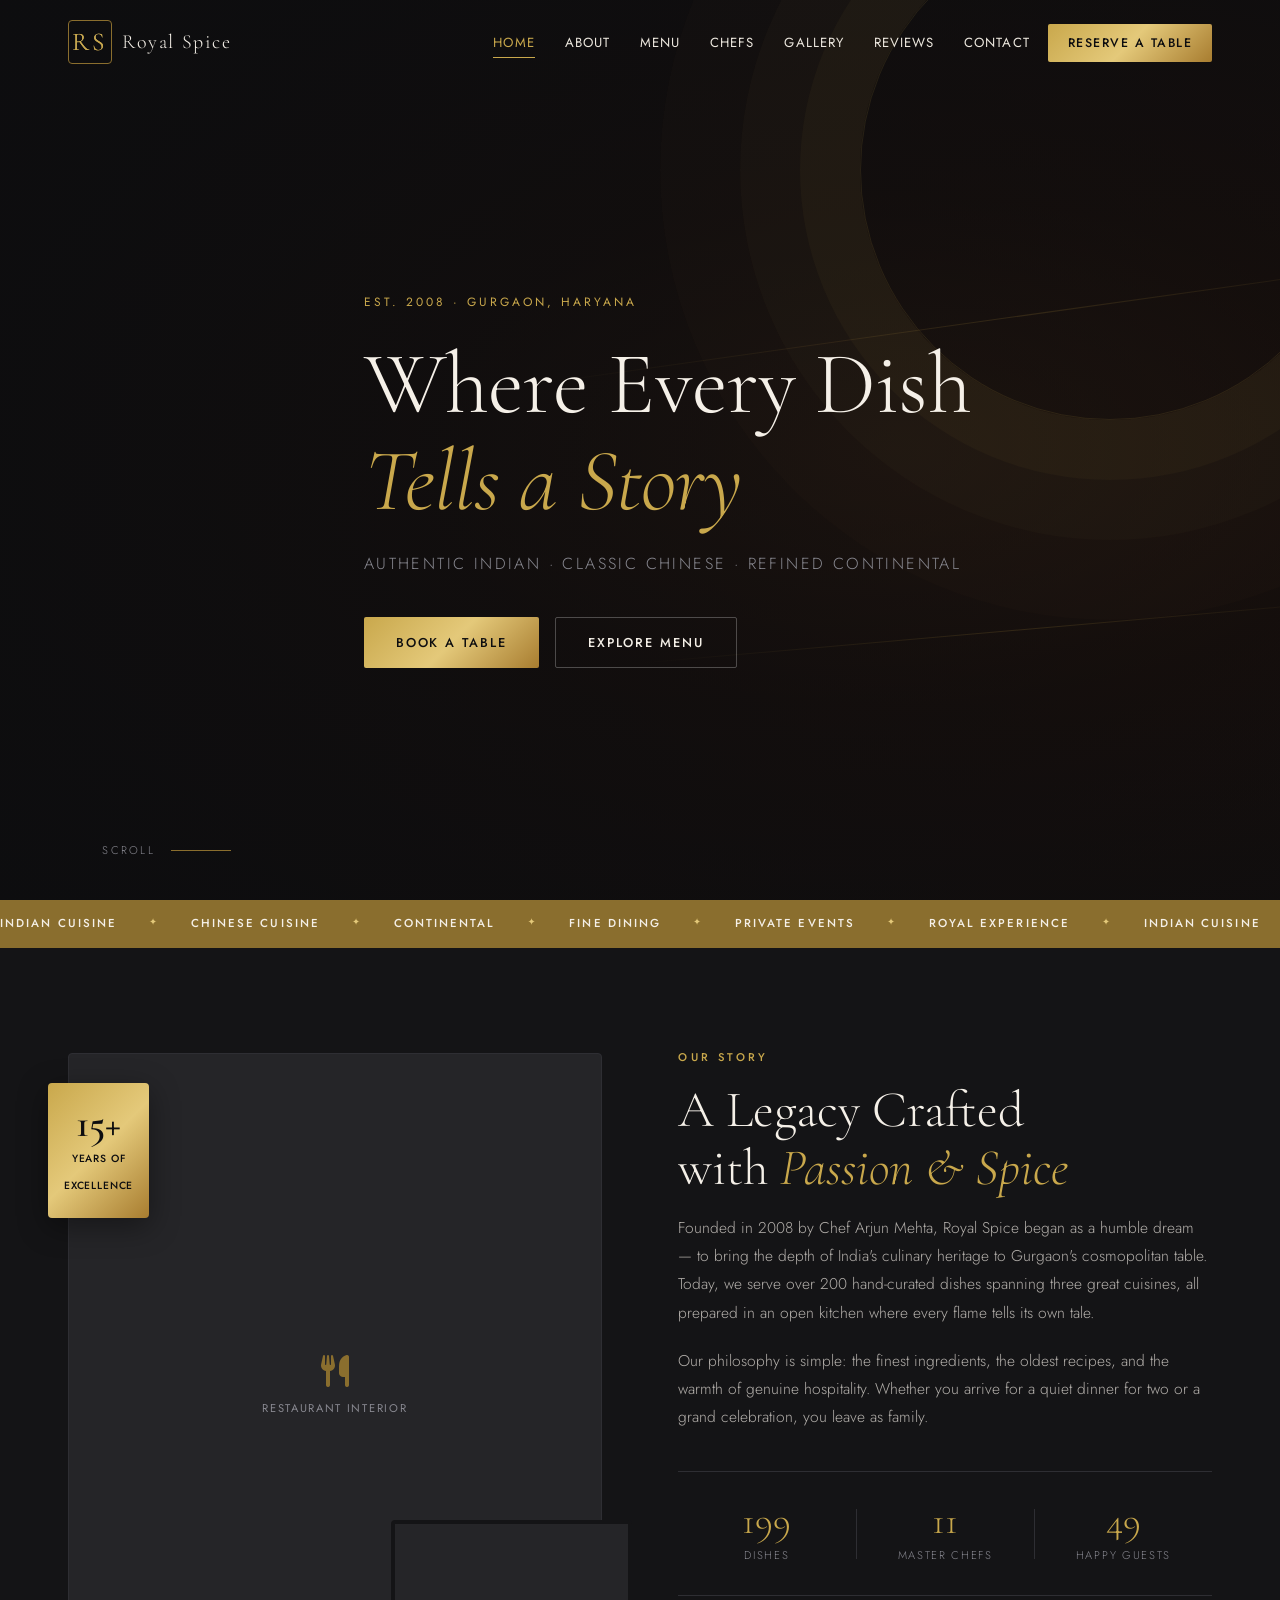
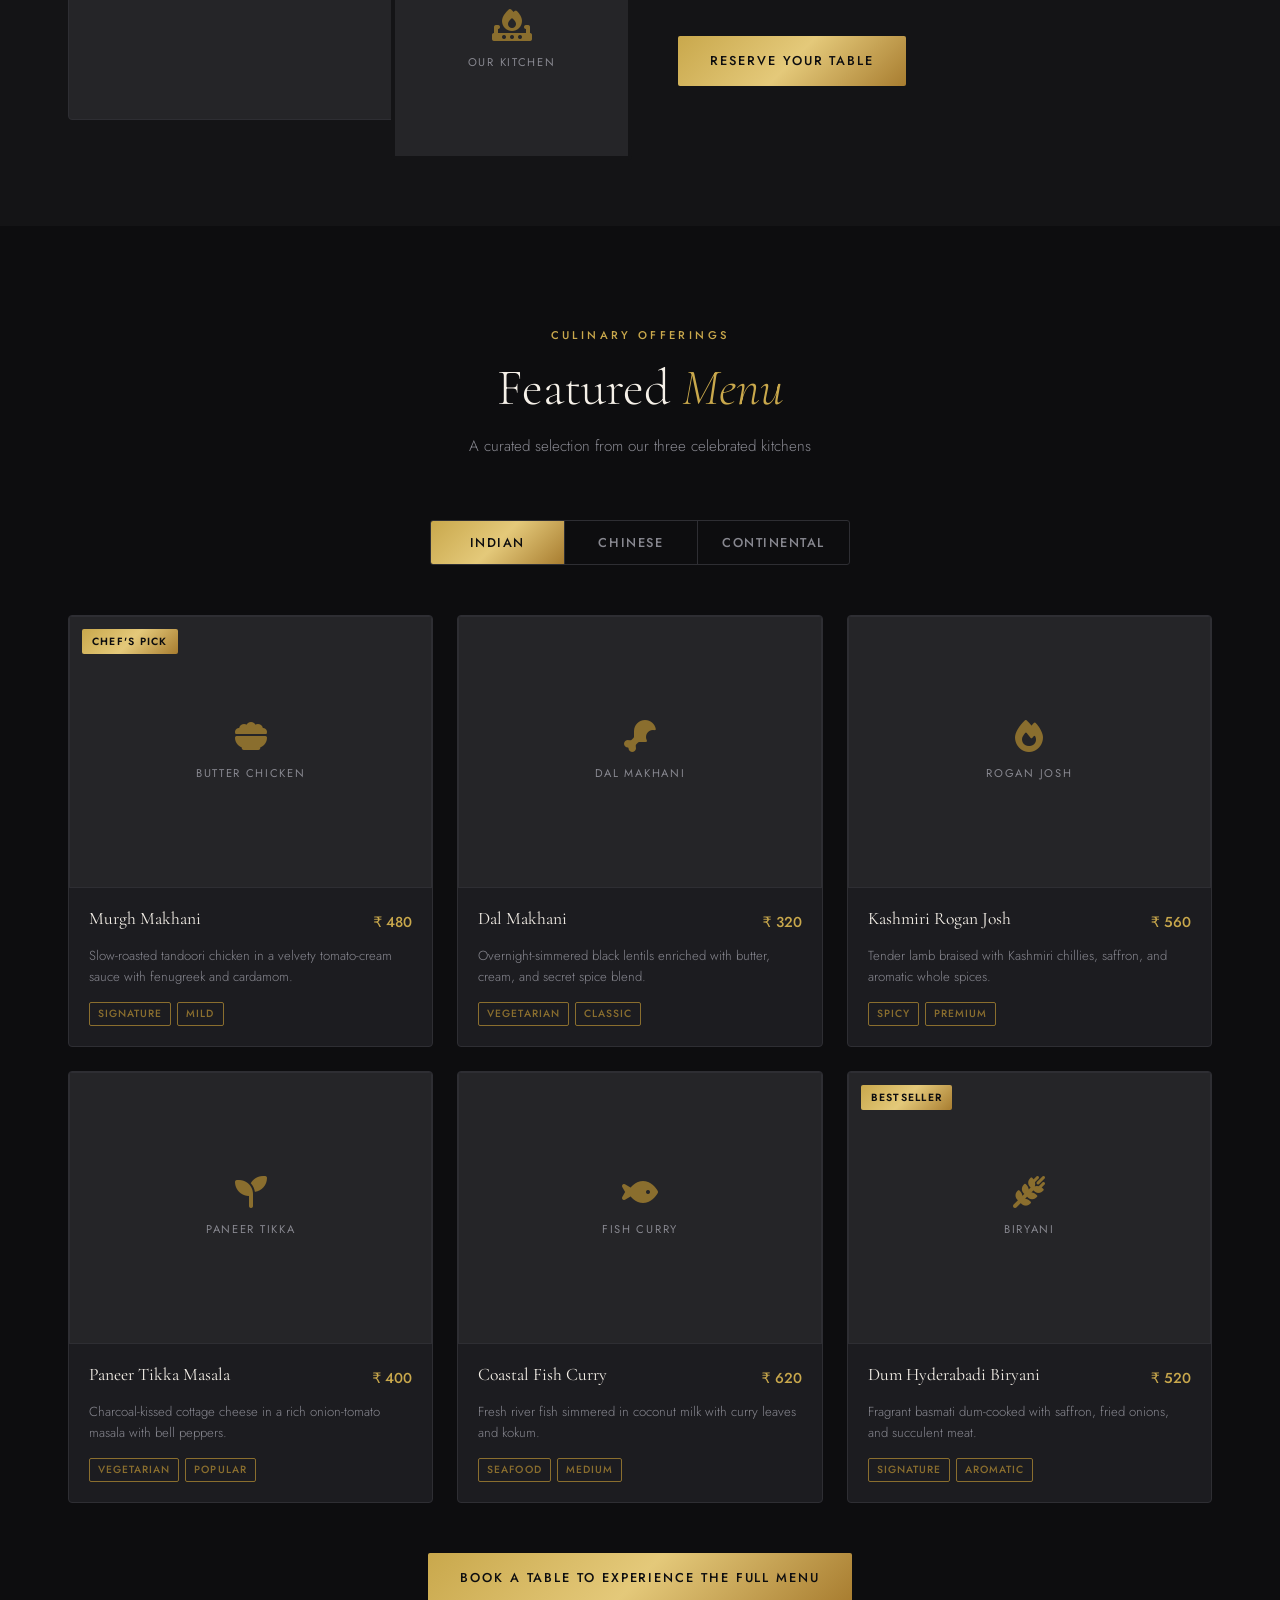
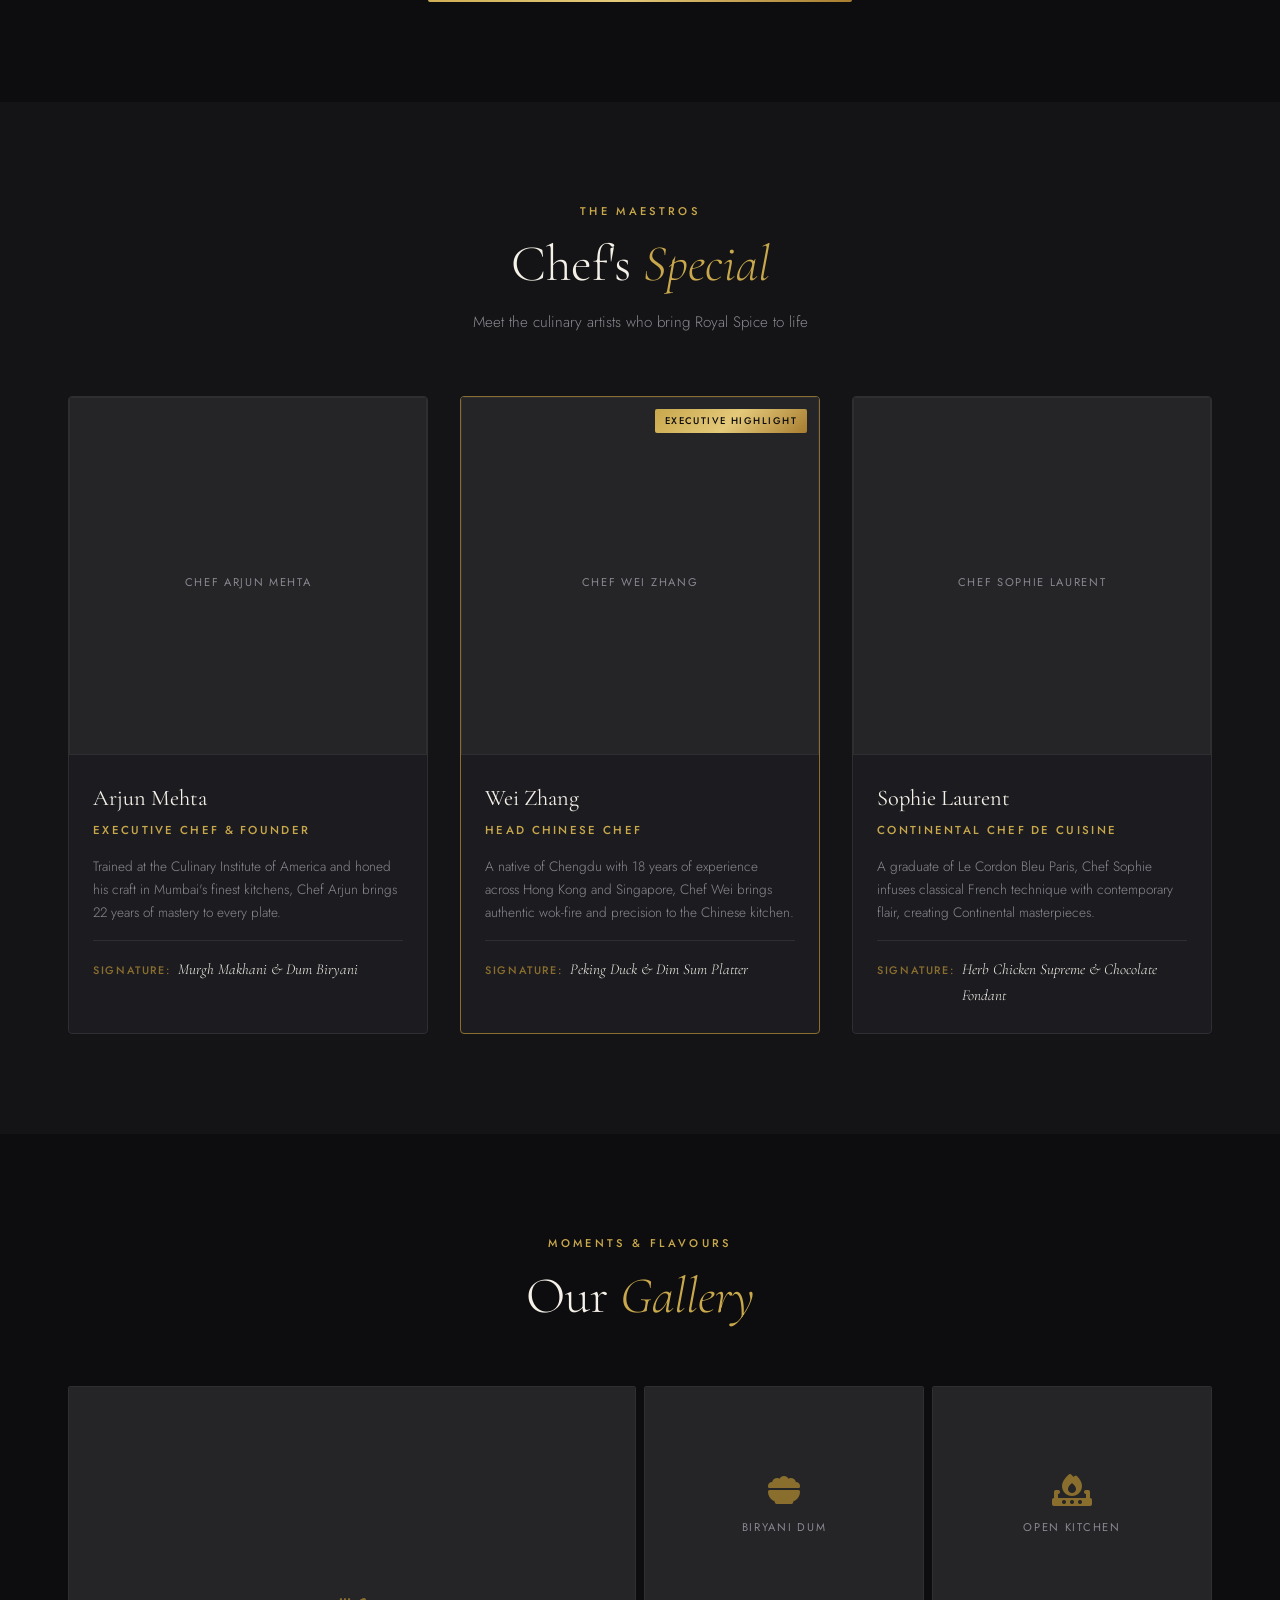
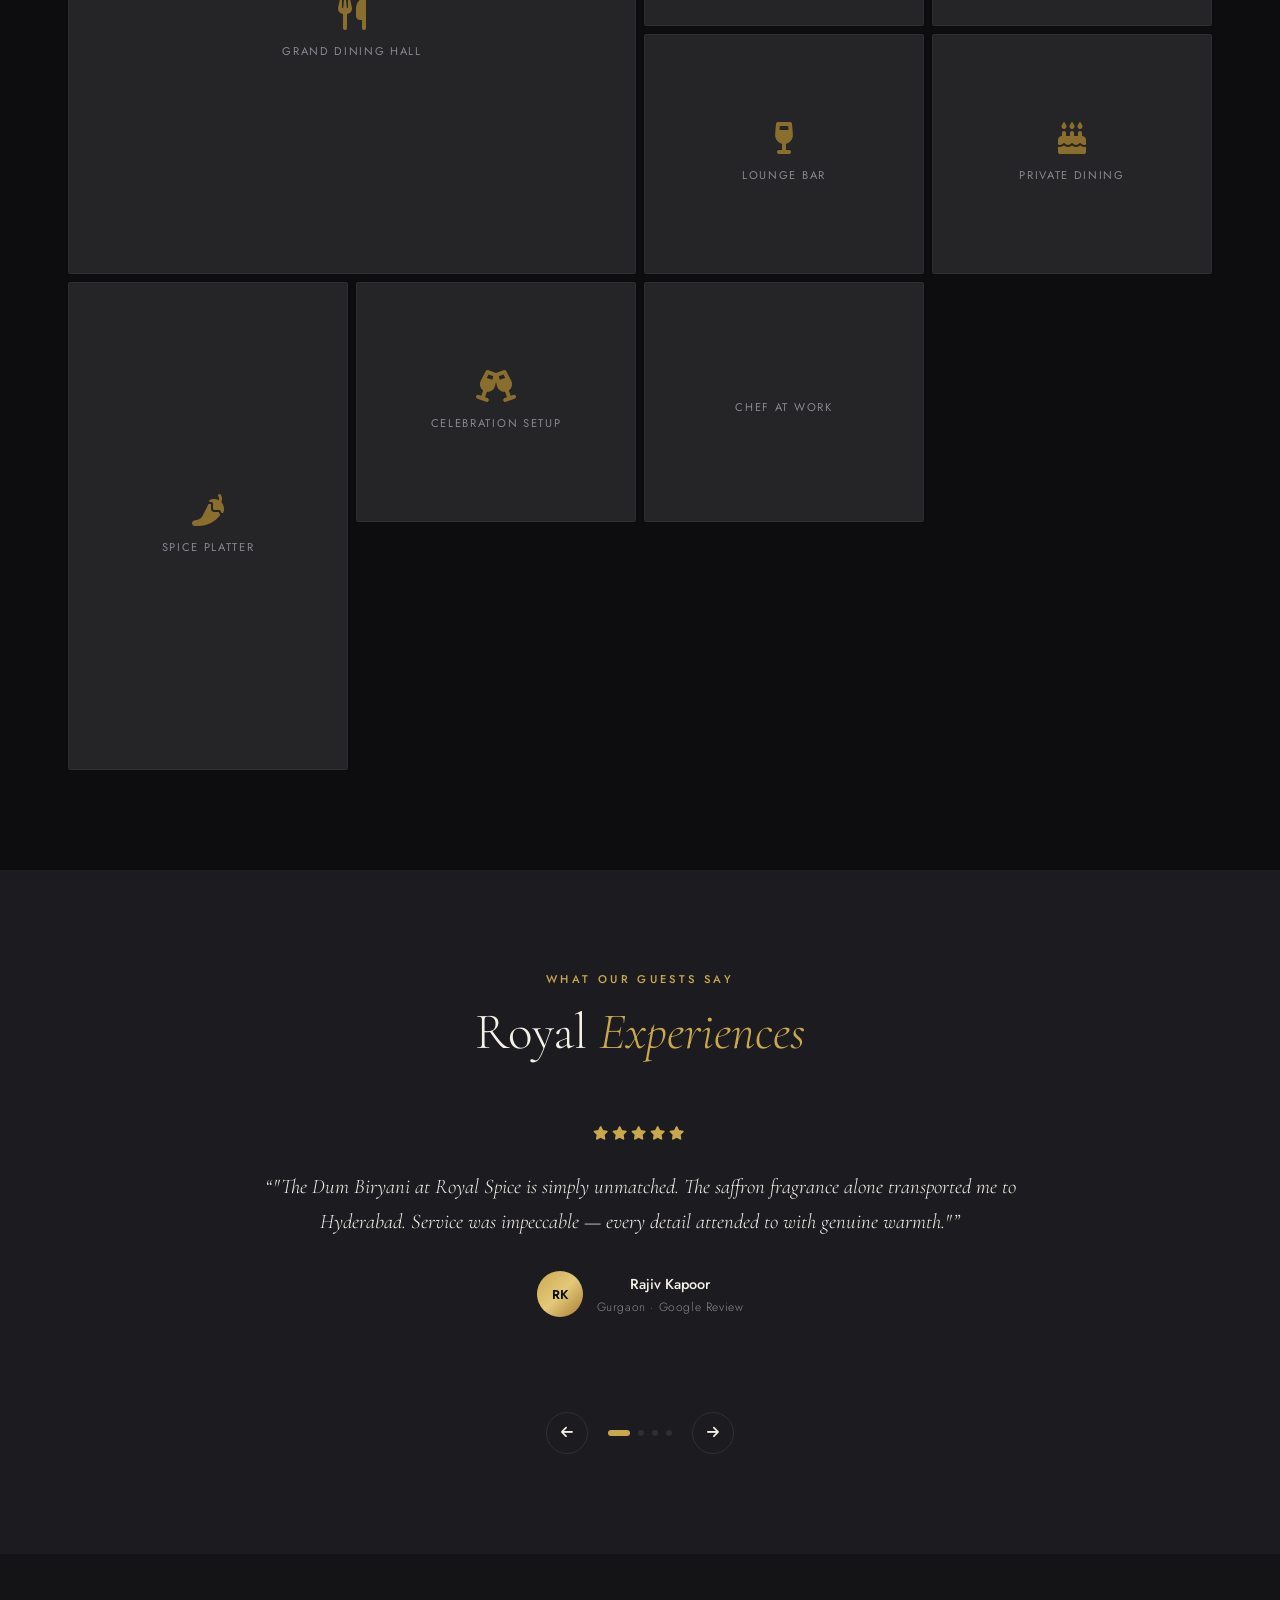
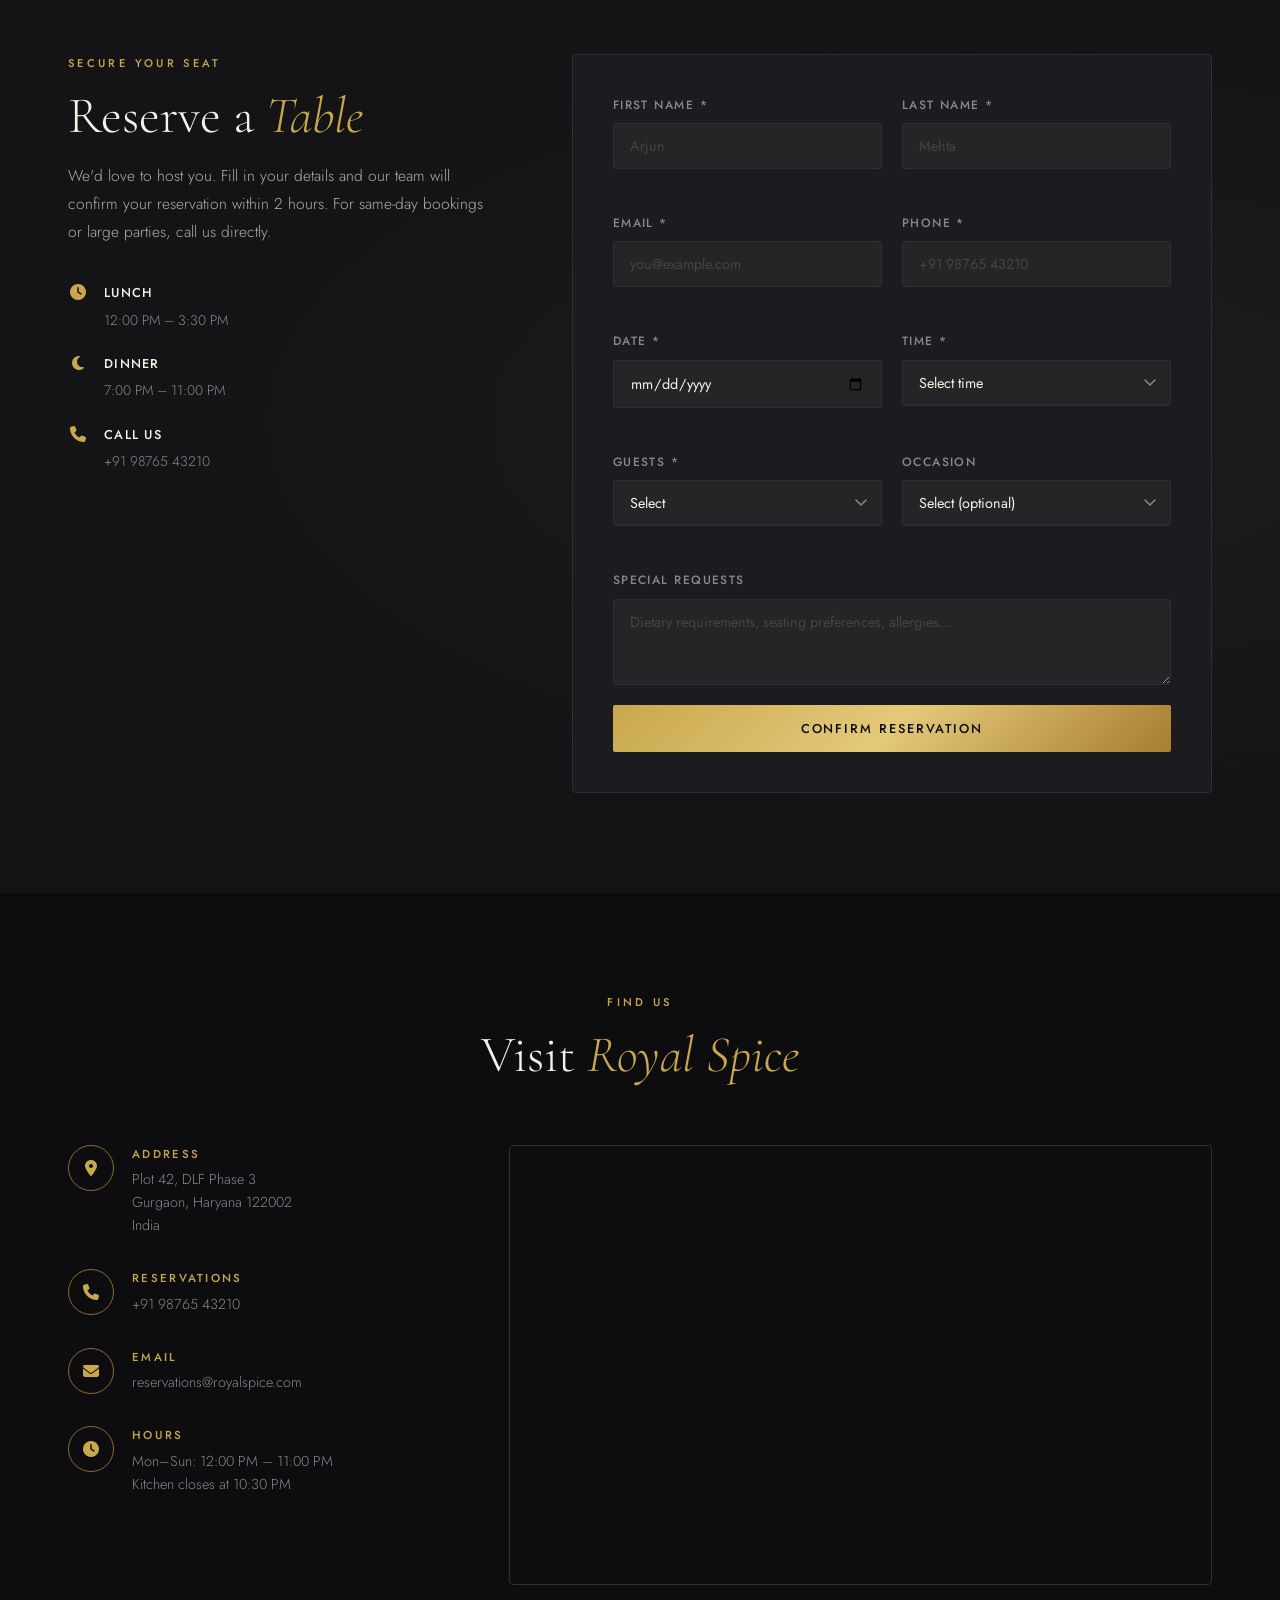
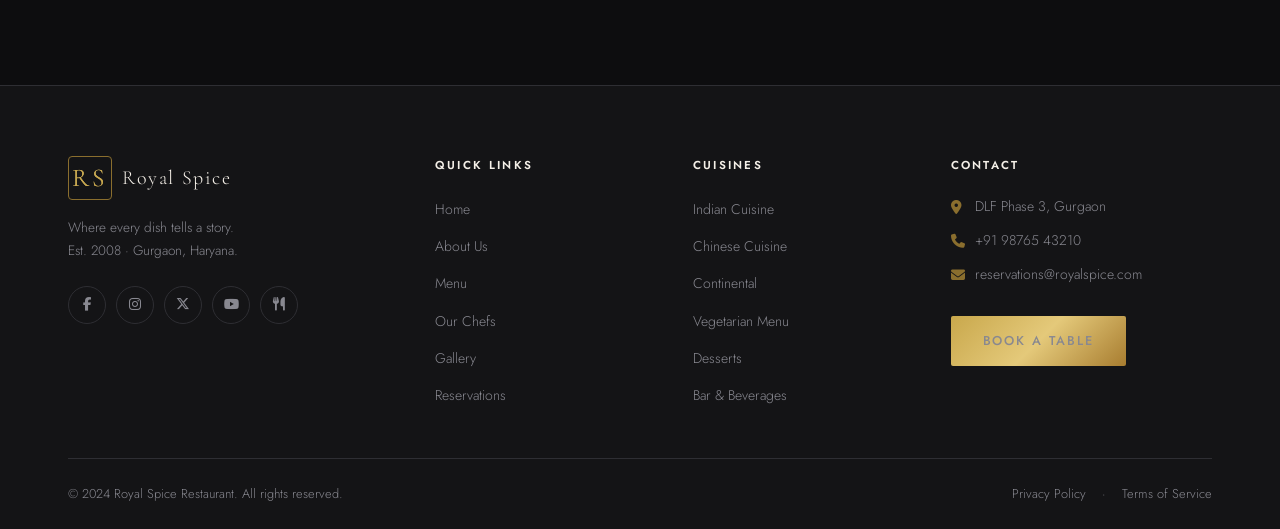
<file: index.html>
<!DOCTYPE html>
<html lang="en">
<head>
  <meta charset="UTF-8" />
  <meta name="viewport" content="width=device-width, initial-scale=1.0" />
  <meta name="description" content="Royal Spice Restaurant – Authentic Indian, Chinese & Continental cuisine in Gurgaon, Haryana. Reserve your table today." />
  <meta name="keywords" content="Royal Spice Restaurant, Indian restaurant Gurgaon, Chinese food Gurgaon, Continental cuisine, fine dining Haryana" />
  <meta property="og:title" content="Royal Spice Restaurant – Fine Dining in Gurgaon" />
  <meta property="og:description" content="An extraordinary culinary journey through India, China & the Continent. Book your table now." />
  <title>Royal Spice Restaurant – Fine Dining in Gurgaon</title>

  <!-- Google Fonts -->
  <link rel="preconnect" href="https://fonts.googleapis.com" />
  <link rel="preconnect" href="https://fonts.gstatic.com" crossorigin />
  <link href="https://fonts.googleapis.com/css2?family=Cormorant+Garamond:ital,wght@0,300;0,400;0,600;1,300;1,400&family=Jost:wght@300;400;500;600&family=Playfair+Display:ital,wght@0,700;1,400&display=swap" rel="stylesheet" />

  <!-- Font Awesome -->
  <link rel="stylesheet" href="https://cdnjs.cloudflare.com/ajax/libs/font-awesome/6.5.0/css/all.min.css" />

  <link rel="stylesheet" href="style.css" />
</head>
<body>

  <!-- ===== LOADER ===== -->
  <div id="loader">
    <div class="loader-inner">
      <div class="loader-logo">RS</div>
      <div class="loader-bar"><span></span></div>
    </div>
  </div>

  <!-- ===== SCROLL TO TOP ===== -->
  <button id="scrollTop" aria-label="Scroll to top"><i class="fa-solid fa-chevron-up"></i></button>

  <!-- ===== NAVIGATION ===== -->
  <header id="navbar">
    <nav class="nav-container">
      <a href="#home" class="nav-logo">
        <span class="logo-rs">RS</span>
        <span class="logo-text">Royal Spice</span>
      </a>

      <ul class="nav-links" id="navLinks">
        <li><a href="#home" class="nav-link">Home</a></li>
        <li><a href="#about" class="nav-link">About</a></li>
        <li><a href="#menu" class="nav-link">Menu</a></li>
        <li><a href="#chefs" class="nav-link">Chefs</a></li>
        <li><a href="#gallery" class="nav-link">Gallery</a></li>
        <li><a href="#reviews" class="nav-link">Reviews</a></li>
        <li><a href="#contact" class="nav-link">Contact</a></li>
        <li><a href="#reservation" class="nav-cta">Reserve a Table</a></li>
      </ul>

      <button class="hamburger" id="hamburger" aria-label="Open menu">
        <span></span><span></span><span></span>
      </button>
    </nav>
  </header>

  <!-- ===== HERO ===== -->
  <section id="home" class="hero">
    <div class="hero-bg">
      <div class="hero-overlay"></div>
      <!-- Decorative spice motif lines -->
      <div class="hero-lines">
        <div class="h-line h-line-1"></div>
        <div class="h-line h-line-2"></div>
      </div>
    </div>

    <div class="hero-content">
      <p class="hero-eyebrow reveal-up">Est. 2008 · Gurgaon, Haryana</p>
      <h1 class="hero-title reveal-up">
        Where Every Dish<br /><em>Tells a Story</em>
      </h1>
      <p class="hero-sub reveal-up">Authentic Indian · Classic Chinese · Refined Continental</p>
      <div class="hero-actions reveal-up">
        <a href="#reservation" class="btn btn-gold">Book a Table</a>
        <a href="#menu" class="btn btn-ghost">Explore Menu</a>
      </div>
    </div>

    <div class="hero-scroll-hint">
      <span>Scroll</span>
      <div class="scroll-line"></div>
    </div>
  </section>

  <!-- ===== RIBBON ===== -->
  <div class="ribbon">
    <div class="ribbon-track">
      <span>Indian Cuisine</span><span class="sep">✦</span>
      <span>Chinese Cuisine</span><span class="sep">✦</span>
      <span>Continental</span><span class="sep">✦</span>
      <span>Fine Dining</span><span class="sep">✦</span>
      <span>Private Events</span><span class="sep">✦</span>
      <span>Royal Experience</span><span class="sep">✦</span>
      <span>Indian Cuisine</span><span class="sep">✦</span>
      <span>Chinese Cuisine</span><span class="sep">✦</span>
      <span>Continental</span><span class="sep">✦</span>
      <span>Fine Dining</span><span class="sep">✦</span>
      <span>Private Events</span><span class="sep">✦</span>
      <span>Royal Experience</span><span class="sep">✦</span>
    </div>
  </div>

  <!-- ===== ABOUT ===== -->
  <section id="about" class="about section-pad">
    <div class="container">
      <div class="about-grid">
        <div class="about-visual">
          <div class="about-img-main img-placeholder">
            <div class="img-inner">
              <i class="fa-solid fa-utensils"></i>
              <span>Restaurant Interior</span>
            </div>
          </div>
          <div class="about-badge">
            <span class="badge-num">15+</span>
            <span class="badge-label">Years of<br/>Excellence</span>
          </div>
          <div class="about-img-small img-placeholder">
            <div class="img-inner">
              <i class="fa-solid fa-fire-burner"></i>
              <span>Our Kitchen</span>
            </div>
          </div>
        </div>

        <div class="about-copy">
          <p class="section-eyebrow">Our Story</p>
          <h2 class="section-title">A Legacy Crafted<br/>with <em>Passion &amp; Spice</em></h2>
          <p class="body-text">Founded in 2008 by Chef Arjun Mehta, Royal Spice began as a humble dream — to bring the depth of India's culinary heritage to Gurgaon's cosmopolitan table. Today, we serve over 200 hand-curated dishes spanning three great cuisines, all prepared in an open kitchen where every flame tells its own tale.</p>
          <p class="body-text">Our philosophy is simple: the finest ingredients, the oldest recipes, and the warmth of genuine hospitality. Whether you arrive for a quiet dinner for two or a grand celebration, you leave as family.</p>

          <div class="about-stats">
            <div class="stat-item">
              <span class="stat-num">200<sup>+</sup></span>
              <span class="stat-label">Dishes</span>
            </div>
            <div class="stat-divider"></div>
            <div class="stat-item">
              <span class="stat-num">12</span>
              <span class="stat-label">Master Chefs</span>
            </div>
            <div class="stat-divider"></div>
            <div class="stat-item">
              <span class="stat-num">50k<sup>+</sup></span>
              <span class="stat-label">Happy Guests</span>
            </div>
          </div>

          <a href="#reservation" class="btn btn-gold">Reserve Your Table</a>
        </div>
      </div>
    </div>
  </section>

  <!-- ===== MENU ===== -->
  <section id="menu" class="menu section-pad">
    <div class="container">
      <div class="section-header">
        <p class="section-eyebrow">Culinary Offerings</p>
        <h2 class="section-title">Featured <em>Menu</em></h2>
        <p class="section-sub">A curated selection from our three celebrated kitchens</p>
      </div>

      <!-- Tabs -->
      <div class="menu-tabs" role="tablist">
        <button class="tab-btn active" data-tab="indian" role="tab" aria-selected="true">Indian</button>
        <button class="tab-btn" data-tab="chinese" role="tab" aria-selected="false">Chinese</button>
        <button class="tab-btn" data-tab="continental" role="tab" aria-selected="false">Continental</button>
      </div>

      <!-- Indian -->
      <div class="menu-grid tab-content active" id="tab-indian">
        <div class="menu-card" data-aos="fade-up">
          <div class="card-img img-placeholder">
            <div class="img-inner"><i class="fa-solid fa-bowl-food"></i><span>Butter Chicken</span></div>
            <div class="card-badge">Chef's Pick</div>
          </div>
          <div class="card-body">
            <div class="card-top">
              <h3 class="card-title">Murgh Makhani</h3>
              <span class="card-price">₹ 480</span>
            </div>
            <p class="card-desc">Slow-roasted tandoori chicken in a velvety tomato-cream sauce with fenugreek and cardamom.</p>
            <div class="card-tags"><span>Signature</span><span>Mild</span></div>
          </div>
        </div>

        <div class="menu-card" data-aos="fade-up" data-aos-delay="100">
          <div class="card-img img-placeholder">
            <div class="img-inner"><i class="fa-solid fa-drumstick-bite"></i><span>Dal Makhani</span></div>
          </div>
          <div class="card-body">
            <div class="card-top">
              <h3 class="card-title">Dal Makhani</h3>
              <span class="card-price">₹ 320</span>
            </div>
            <p class="card-desc">Overnight-simmered black lentils enriched with butter, cream, and secret spice blend.</p>
            <div class="card-tags"><span>Vegetarian</span><span>Classic</span></div>
          </div>
        </div>

        <div class="menu-card" data-aos="fade-up" data-aos-delay="200">
          <div class="card-img img-placeholder">
            <div class="img-inner"><i class="fa-solid fa-fire"></i><span>Rogan Josh</span></div>
          </div>
          <div class="card-body">
            <div class="card-top">
              <h3 class="card-title">Kashmiri Rogan Josh</h3>
              <span class="card-price">₹ 560</span>
            </div>
            <p class="card-desc">Tender lamb braised with Kashmiri chillies, saffron, and aromatic whole spices.</p>
            <div class="card-tags"><span>Spicy</span><span>Premium</span></div>
          </div>
        </div>

        <div class="menu-card" data-aos="fade-up" data-aos-delay="300">
          <div class="card-img img-placeholder">
            <div class="img-inner"><i class="fa-solid fa-seedling"></i><span>Paneer Tikka</span></div>
          </div>
          <div class="card-body">
            <div class="card-top">
              <h3 class="card-title">Paneer Tikka Masala</h3>
              <span class="card-price">₹ 400</span>
            </div>
            <p class="card-desc">Charcoal-kissed cottage cheese in a rich onion-tomato masala with bell peppers.</p>
            <div class="card-tags"><span>Vegetarian</span><span>Popular</span></div>
          </div>
        </div>

        <div class="menu-card" data-aos="fade-up" data-aos-delay="400">
          <div class="card-img img-placeholder">
            <div class="img-inner"><i class="fa-solid fa-fish"></i><span>Fish Curry</span></div>
          </div>
          <div class="card-body">
            <div class="card-top">
              <h3 class="card-title">Coastal Fish Curry</h3>
              <span class="card-price">₹ 620</span>
            </div>
            <p class="card-desc">Fresh river fish simmered in coconut milk with curry leaves and kokum.</p>
            <div class="card-tags"><span>Seafood</span><span>Medium</span></div>
          </div>
        </div>

        <div class="menu-card" data-aos="fade-up" data-aos-delay="500">
          <div class="card-img img-placeholder">
            <div class="img-inner"><i class="fa-solid fa-wheat-awn"></i><span>Biryani</span></div>
            <div class="card-badge">Bestseller</div>
          </div>
          <div class="card-body">
            <div class="card-top">
              <h3 class="card-title">Dum Hyderabadi Biryani</h3>
              <span class="card-price">₹ 520</span>
            </div>
            <p class="card-desc">Fragrant basmati dum-cooked with saffron, fried onions, and succulent meat.</p>
            <div class="card-tags"><span>Signature</span><span>Aromatic</span></div>
          </div>
        </div>
      </div>

      <!-- Chinese -->
      <div class="menu-grid tab-content" id="tab-chinese">
        <div class="menu-card" data-aos="fade-up">
          <div class="card-img img-placeholder">
            <div class="img-inner"><i class="fa-solid fa-bowl-rice"></i><span>Dimsums</span></div>
            <div class="card-badge">Chef's Pick</div>
          </div>
          <div class="card-body">
            <div class="card-top"><h3 class="card-title">Steamed Dim Sum Basket</h3><span class="card-price">₹ 350</span></div>
            <p class="card-desc">Six hand-pleated dumplings — prawn har gow, pork siu mai, and truffle mushroom.</p>
            <div class="card-tags"><span>Dim Sum</span><span>Steamed</span></div>
          </div>
        </div>

        <div class="menu-card" data-aos="fade-up" data-aos-delay="100">
          <div class="card-img img-placeholder">
            <div class="img-inner"><i class="fa-solid fa-fire-flame-curved"></i><span>Peking Duck</span></div>
          </div>
          <div class="card-body">
            <div class="card-top"><h3 class="card-title">Peking Duck Pancakes</h3><span class="card-price">₹ 890</span></div>
            <p class="card-desc">Crispy-lacquered duck with hoisin sauce, cucumber, and spring onion in soft pancakes.</p>
            <div class="card-tags"><span>Premium</span><span>Classic</span></div>
          </div>
        </div>

        <div class="menu-card" data-aos="fade-up" data-aos-delay="200">
          <div class="card-img img-placeholder">
            <div class="img-inner"><i class="fa-solid fa-shrimp"></i><span>Chilli Prawns</span></div>
          </div>
          <div class="card-body">
            <div class="card-top"><h3 class="card-title">Cantonese Chilli Prawns</h3><span class="card-price">₹ 720</span></div>
            <p class="card-desc">Wok-tossed tiger prawns in a tangy black bean and chilli sauce with garlic shoots.</p>
            <div class="card-tags"><span>Seafood</span><span>Spicy</span></div>
          </div>
        </div>

        <div class="menu-card" data-aos="fade-up" data-aos-delay="300">
          <div class="card-img img-placeholder">
            <div class="img-inner"><i class="fa-solid fa-bowl-food"></i><span>Hot & Sour Soup</span></div>
          </div>
          <div class="card-body">
            <div class="card-top"><h3 class="card-title">Hot &amp; Sour Soup</h3><span class="card-price">₹ 240</span></div>
            <p class="card-desc">Rich broth with tofu, bamboo shoots, wood-ear mushrooms, and a silken egg ribbon.</p>
            <div class="card-tags"><span>Vegetarian</span><span>Popular</span></div>
          </div>
        </div>

        <div class="menu-card" data-aos="fade-up" data-aos-delay="400">
          <div class="card-img img-placeholder">
            <div class="img-inner"><i class="fa-solid fa-wheat-awn"></i><span>Fried Rice</span></div>
            <div class="card-badge">Bestseller</div>
          </div>
          <div class="card-body">
            <div class="card-top"><h3 class="card-title">Wok-Fried Yang Chow Rice</h3><span class="card-price">₹ 380</span></div>
            <p class="card-desc">Jasmine rice stir-fried with prawns, char siu pork, eggs, and soy glaze.</p>
            <div class="card-tags"><span>Rice</span><span>Classic</span></div>
          </div>
        </div>

        <div class="menu-card" data-aos="fade-up" data-aos-delay="500">
          <div class="card-img img-placeholder">
            <div class="img-inner"><i class="fa-solid fa-pepper-hot"></i><span>Kung Pao</span></div>
          </div>
          <div class="card-body">
            <div class="card-top"><h3 class="card-title">Kung Pao Chicken</h3><span class="card-price">₹ 440</span></div>
            <p class="card-desc">Sichuan-style stir-fry with dried chillies, peanuts, and Shaoxing wine.</p>
            <div class="card-tags"><span>Spicy</span><span>Signature</span></div>
          </div>
        </div>
      </div>

      <!-- Continental -->
      <div class="menu-grid tab-content" id="tab-continental">
        <div class="menu-card" data-aos="fade-up">
          <div class="card-img img-placeholder">
            <div class="img-inner"><i class="fa-solid fa-drumstick-bite"></i><span>Grilled Chicken</span></div>
            <div class="card-badge">Chef's Pick</div>
          </div>
          <div class="card-body">
            <div class="card-top"><h3 class="card-title">Herb Roasted Chicken Supreme</h3><span class="card-price">₹ 680</span></div>
            <p class="card-desc">Free-range chicken supreme with Provençal herbs, truffle jus, and haricots verts.</p>
            <div class="card-tags"><span>French</span><span>Premium</span></div>
          </div>
        </div>

        <div class="menu-card" data-aos="fade-up" data-aos-delay="100">
          <div class="card-img img-placeholder">
            <div class="img-inner"><i class="fa-solid fa-fish"></i><span>Salmon</span></div>
          </div>
          <div class="card-body">
            <div class="card-top"><h3 class="card-title">Pan-Seared Atlantic Salmon</h3><span class="card-price">₹ 860</span></div>
            <p class="card-desc">Norwegian salmon with lemon beurre blanc, capers, and micro-herb salad.</p>
            <div class="card-tags"><span>Seafood</span><span>Light</span></div>
          </div>
        </div>

        <div class="menu-card" data-aos="fade-up" data-aos-delay="200">
          <div class="card-img img-placeholder">
            <div class="img-inner"><i class="fa-solid fa-cow"></i><span>Tenderloin</span></div>
            <div class="card-badge">Bestseller</div>
          </div>
          <div class="card-body">
            <div class="card-top"><h3 class="card-title">Grilled Tenderloin Steak</h3><span class="card-price">₹ 1,200</span></div>
            <p class="card-desc">250g prime tenderloin, peppercorn sauce, potato gratin, and wilted spinach.</p>
            <div class="card-tags"><span>Grill</span><span>Premium</span></div>
          </div>
        </div>

        <div class="menu-card" data-aos="fade-up" data-aos-delay="300">
          <div class="card-img img-placeholder">
            <div class="img-inner"><i class="fa-solid fa-seedling"></i><span>Risotto</span></div>
          </div>
          <div class="card-body">
            <div class="card-top"><h3 class="card-title">Wild Mushroom Risotto</h3><span class="card-price">₹ 540</span></div>
            <p class="card-desc">Arborio rice with porcini, shiitake, and truffle oil, finished with aged Parmesan.</p>
            <div class="card-tags"><span>Vegetarian</span><span>Italian</span></div>
          </div>
        </div>

        <div class="menu-card" data-aos="fade-up" data-aos-delay="400">
          <div class="card-img img-placeholder">
            <div class="img-inner"><i class="fa-solid fa-bread-slice"></i><span>Bruschetta</span></div>
          </div>
          <div class="card-body">
            <div class="card-top"><h3 class="card-title">Heirloom Tomato Bruschetta</h3><span class="card-price">₹ 280</span></div>
            <p class="card-desc">Sourdough crostini with heirloom tomatoes, basil oil, and aged balsamic glaze.</p>
            <div class="card-tags"><span>Starter</span><span>Italian</span></div>
          </div>
        </div>

        <div class="menu-card" data-aos="fade-up" data-aos-delay="500">
          <div class="card-img img-placeholder">
            <div class="img-inner"><i class="fa-solid fa-cake-candles"></i><span>Dessert</span></div>
          </div>
          <div class="card-body">
            <div class="card-top"><h3 class="card-title">Chocolate Fondant</h3><span class="card-price">₹ 360</span></div>
            <p class="card-desc">Warm Valrhona chocolate fondant with vanilla bean ice cream and gold leaf.</p>
            <div class="card-tags"><span>Dessert</span><span>Indulgent</span></div>
          </div>
        </div>
      </div>

      <div class="menu-footer">
        <a href="#reservation" class="btn btn-gold">Book a Table to Experience the Full Menu</a>
      </div>
    </div>
  </section>

  <!-- ===== CHEFS ===== -->
  <section id="chefs" class="chefs section-pad">
    <div class="container">
      <div class="section-header">
        <p class="section-eyebrow">The Maestros</p>
        <h2 class="section-title">Chef's <em>Special</em></h2>
        <p class="section-sub">Meet the culinary artists who bring Royal Spice to life</p>
      </div>

      <div class="chefs-grid">
        <div class="chef-card">
          <div class="chef-img img-placeholder">
            <div class="img-inner"><i class="fa-solid fa-user-chef"></i><span>Chef Arjun Mehta</span></div>
          </div>
          <div class="chef-info">
            <h3 class="chef-name">Arjun Mehta</h3>
            <p class="chef-role">Executive Chef &amp; Founder</p>
            <p class="chef-bio">Trained at the Culinary Institute of America and honed his craft in Mumbai's finest kitchens, Chef Arjun brings 22 years of mastery to every plate.</p>
            <div class="chef-specialty">
              <span class="spec-label">Signature:</span>
              <span class="spec-dish">Murgh Makhani &amp; Dum Biryani</span>
            </div>
          </div>
        </div>

        <div class="chef-card featured-chef">
          <div class="chef-img img-placeholder">
            <div class="img-inner"><i class="fa-solid fa-user-chef"></i><span>Chef Wei Zhang</span></div>
          </div>
          <div class="chef-info">
            <h3 class="chef-name">Wei Zhang</h3>
            <p class="chef-role">Head Chinese Chef</p>
            <p class="chef-bio">A native of Chengdu with 18 years of experience across Hong Kong and Singapore, Chef Wei brings authentic wok-fire and precision to the Chinese kitchen.</p>
            <div class="chef-specialty">
              <span class="spec-label">Signature:</span>
              <span class="spec-dish">Peking Duck &amp; Dim Sum Platter</span>
            </div>
          </div>
        </div>

        <div class="chef-card">
          <div class="chef-img img-placeholder">
            <div class="img-inner"><i class="fa-solid fa-user-chef"></i><span>Chef Sophie Laurent</span></div>
          </div>
          <div class="chef-info">
            <h3 class="chef-name">Sophie Laurent</h3>
            <p class="chef-role">Continental Chef de Cuisine</p>
            <p class="chef-bio">A graduate of Le Cordon Bleu Paris, Chef Sophie infuses classical French technique with contemporary flair, creating Continental masterpieces.</p>
            <div class="chef-specialty">
              <span class="spec-label">Signature:</span>
              <span class="spec-dish">Herb Chicken Supreme &amp; Chocolate Fondant</span>
            </div>
          </div>
        </div>
      </div>
    </div>
  </section>

  <!-- ===== GALLERY ===== -->
  <section id="gallery" class="gallery section-pad">
    <div class="container">
      <div class="section-header">
        <p class="section-eyebrow">Moments &amp; Flavours</p>
        <h2 class="section-title">Our <em>Gallery</em></h2>
      </div>

      <div class="gallery-grid">
        <div class="gallery-item gi-large" data-index="0">
          <div class="img-placeholder gal-img">
            <div class="img-inner"><i class="fa-solid fa-utensils"></i><span>Grand Dining Hall</span></div>
          </div>
          <div class="gallery-overlay"><i class="fa-solid fa-magnifying-glass-plus"></i></div>
        </div>
        <div class="gallery-item" data-index="1">
          <div class="img-placeholder gal-img">
            <div class="img-inner"><i class="fa-solid fa-bowl-food"></i><span>Biryani Dum</span></div>
          </div>
          <div class="gallery-overlay"><i class="fa-solid fa-magnifying-glass-plus"></i></div>
        </div>
        <div class="gallery-item" data-index="2">
          <div class="img-placeholder gal-img">
            <div class="img-inner"><i class="fa-solid fa-fire-burner"></i><span>Open Kitchen</span></div>
          </div>
          <div class="gallery-overlay"><i class="fa-solid fa-magnifying-glass-plus"></i></div>
        </div>
        <div class="gallery-item" data-index="3">
          <div class="img-placeholder gal-img">
            <div class="img-inner"><i class="fa-solid fa-wine-glass"></i><span>Lounge Bar</span></div>
          </div>
          <div class="gallery-overlay"><i class="fa-solid fa-magnifying-glass-plus"></i></div>
        </div>
        <div class="gallery-item" data-index="4">
          <div class="img-placeholder gal-img">
            <div class="img-inner"><i class="fa-solid fa-cake-candles"></i><span>Private Dining</span></div>
          </div>
          <div class="gallery-overlay"><i class="fa-solid fa-magnifying-glass-plus"></i></div>
        </div>
        <div class="gallery-item gi-tall" data-index="5">
          <div class="img-placeholder gal-img">
            <div class="img-inner"><i class="fa-solid fa-pepper-hot"></i><span>Spice Platter</span></div>
          </div>
          <div class="gallery-overlay"><i class="fa-solid fa-magnifying-glass-plus"></i></div>
        </div>
        <div class="gallery-item" data-index="6">
          <div class="img-placeholder gal-img">
            <div class="img-inner"><i class="fa-solid fa-champagne-glasses"></i><span>Celebration Setup</span></div>
          </div>
          <div class="gallery-overlay"><i class="fa-solid fa-magnifying-glass-plus"></i></div>
        </div>
        <div class="gallery-item" data-index="7">
          <div class="img-placeholder gal-img">
            <div class="img-inner"><i class="fa-solid fa-user-chef"></i><span>Chef at Work</span></div>
          </div>
          <div class="gallery-overlay"><i class="fa-solid fa-magnifying-glass-plus"></i></div>
        </div>
      </div>
    </div>
  </section>

  <!-- Lightbox -->
  <div id="lightbox" class="lightbox" role="dialog" aria-modal="true" aria-label="Image viewer">
    <button class="lb-close" id="lbClose" aria-label="Close"><i class="fa-solid fa-xmark"></i></button>
    <button class="lb-nav lb-prev" id="lbPrev" aria-label="Previous"><i class="fa-solid fa-chevron-left"></i></button>
    <div class="lb-content" id="lbContent"></div>
    <button class="lb-nav lb-next" id="lbNext" aria-label="Next"><i class="fa-solid fa-chevron-right"></i></button>
    <div class="lb-counter" id="lbCounter"></div>
  </div>

  <!-- ===== REVIEWS ===== -->
  <section id="reviews" class="reviews section-pad">
    <div class="container">
      <div class="section-header">
        <p class="section-eyebrow">What Our Guests Say</p>
        <h2 class="section-title">Royal <em>Experiences</em></h2>
      </div>

      <div class="reviews-slider" id="reviewSlider">
        <div class="review-card active">
          <div class="review-stars"><i class="fa-solid fa-star"></i><i class="fa-solid fa-star"></i><i class="fa-solid fa-star"></i><i class="fa-solid fa-star"></i><i class="fa-solid fa-star"></i></div>
          <blockquote class="review-text">"The Dum Biryani at Royal Spice is simply unmatched. The saffron fragrance alone transported me to Hyderabad. Service was impeccable — every detail attended to with genuine warmth."</blockquote>
          <div class="reviewer">
            <div class="reviewer-avatar">RK</div>
            <div class="reviewer-info">
              <p class="reviewer-name">Rajiv Kapoor</p>
              <p class="reviewer-meta">Gurgaon · Google Review</p>
            </div>
          </div>
        </div>

        <div class="review-card">
          <div class="review-stars"><i class="fa-solid fa-star"></i><i class="fa-solid fa-star"></i><i class="fa-solid fa-star"></i><i class="fa-solid fa-star"></i><i class="fa-solid fa-star"></i></div>
          <blockquote class="review-text">"We celebrated our anniversary here and it was magical. The private dining room, the Peking Duck, and that chocolate fondant — I still dream about it. Royal Spice sets the gold standard for fine dining in Gurgaon."</blockquote>
          <div class="reviewer">
            <div class="reviewer-avatar">PS</div>
            <div class="reviewer-info">
              <p class="reviewer-name">Priya Sharma</p>
              <p class="reviewer-meta">Delhi · Zomato Review</p>
            </div>
          </div>
        </div>

        <div class="review-card">
          <div class="review-stars"><i class="fa-solid fa-star"></i><i class="fa-solid fa-star"></i><i class="fa-solid fa-star"></i><i class="fa-solid fa-star"></i><i class="fa-solid fa-star"></i></div>
          <blockquote class="review-text">"As someone who travels to India frequently for business, Royal Spice is my mandatory first stop. Chef Wei's dim sum basket is the finest I've had outside of Hong Kong. Truly world-class."</blockquote>
          <div class="reviewer">
            <div class="reviewer-avatar">MT</div>
            <div class="reviewer-info">
              <p class="reviewer-name">Marcus Thompson</p>
              <p class="reviewer-meta">London · TripAdvisor</p>
            </div>
          </div>
        </div>

        <div class="review-card">
          <div class="review-stars"><i class="fa-solid fa-star"></i><i class="fa-solid fa-star"></i><i class="fa-solid fa-star"></i><i class="fa-solid fa-star"></i><i class="fa-solid fa-star"></i></div>
          <blockquote class="review-text">"Had a corporate dinner for 30 guests and the event team was exceptional. The food arrived perfectly timed, the atmosphere was sophisticated, and every single guest complimented the meal. Highly recommend."</blockquote>
          <div class="reviewer">
            <div class="reviewer-avatar">AV</div>
            <div class="reviewer-info">
              <p class="reviewer-name">Ananya Verma</p>
              <p class="reviewer-meta">Gurgaon · Google Review</p>
            </div>
          </div>
        </div>
      </div>

      <div class="slider-controls">
        <button class="slider-btn" id="reviewPrev" aria-label="Previous review"><i class="fa-solid fa-arrow-left"></i></button>
        <div class="slider-dots" id="reviewDots"></div>
        <button class="slider-btn" id="reviewNext" aria-label="Next review"><i class="fa-solid fa-arrow-right"></i></button>
      </div>
    </div>
  </section>

  <!-- ===== RESERVATION ===== -->
  <section id="reservation" class="reservation section-pad">
    <div class="container">
      <div class="reservation-wrap">
        <div class="reservation-left">
          <p class="section-eyebrow">Secure Your Seat</p>
          <h2 class="section-title">Reserve a <em>Table</em></h2>
          <p class="body-text">We'd love to host you. Fill in your details and our team will confirm your reservation within 2 hours. For same-day bookings or large parties, call us directly.</p>

          <div class="res-info-list">
            <div class="res-info-item">
              <i class="fa-solid fa-clock"></i>
              <div>
                <strong>Lunch</strong>
                <span>12:00 PM – 3:30 PM</span>
              </div>
            </div>
            <div class="res-info-item">
              <i class="fa-solid fa-moon"></i>
              <div>
                <strong>Dinner</strong>
                <span>7:00 PM – 11:00 PM</span>
              </div>
            </div>
            <div class="res-info-item">
              <i class="fa-solid fa-phone"></i>
              <div>
                <strong>Call Us</strong>
                <span>+91 98765 43210</span>
              </div>
            </div>
          </div>
        </div>

        <div class="reservation-right">
          <form id="reservationForm" class="res-form" novalidate>
            <div class="form-row">
              <div class="form-group">
                <label for="fname">First Name *</label>
                <input type="text" id="fname" name="fname" placeholder="Arjun" required autocomplete="given-name" />
                <span class="field-error" id="fnameError"></span>
              </div>
              <div class="form-group">
                <label for="lname">Last Name *</label>
                <input type="text" id="lname" name="lname" placeholder="Mehta" required autocomplete="family-name" />
                <span class="field-error" id="lnameError"></span>
              </div>
            </div>

            <div class="form-row">
              <div class="form-group">
                <label for="email">Email *</label>
                <input type="email" id="email" name="email" placeholder="you@example.com" required autocomplete="email" />
                <span class="field-error" id="emailError"></span>
              </div>
              <div class="form-group">
                <label for="phone">Phone *</label>
                <input type="tel" id="phone" name="phone" placeholder="+91 98765 43210" required autocomplete="tel" />
                <span class="field-error" id="phoneError"></span>
              </div>
            </div>

            <div class="form-row">
              <div class="form-group">
                <label for="date">Date *</label>
                <input type="date" id="date" name="date" required />
                <span class="field-error" id="dateError"></span>
              </div>
              <div class="form-group">
                <label for="time">Time *</label>
                <select id="time" name="time" required>
                  <option value="">Select time</option>
                  <optgroup label="Lunch">
                    <option value="12:00">12:00 PM</option>
                    <option value="12:30">12:30 PM</option>
                    <option value="13:00">1:00 PM</option>
                    <option value="13:30">1:30 PM</option>
                    <option value="14:00">2:00 PM</option>
                    <option value="14:30">2:30 PM</option>
                    <option value="15:00">3:00 PM</option>
                  </optgroup>
                  <optgroup label="Dinner">
                    <option value="19:00">7:00 PM</option>
                    <option value="19:30">7:30 PM</option>
                    <option value="20:00">8:00 PM</option>
                    <option value="20:30">8:30 PM</option>
                    <option value="21:00">9:00 PM</option>
                    <option value="21:30">9:30 PM</option>
                    <option value="22:00">10:00 PM</option>
                  </optgroup>
                </select>
                <span class="field-error" id="timeError"></span>
              </div>
            </div>

            <div class="form-row">
              <div class="form-group">
                <label for="guests">Guests *</label>
                <select id="guests" name="guests" required>
                  <option value="">Select</option>
                  <option value="1">1 Guest</option>
                  <option value="2">2 Guests</option>
                  <option value="3">3 Guests</option>
                  <option value="4">4 Guests</option>
                  <option value="5">5 Guests</option>
                  <option value="6">6 Guests</option>
                  <option value="7+">7+ Guests</option>
                </select>
                <span class="field-error" id="guestsError"></span>
              </div>
              <div class="form-group">
                <label for="occasion">Occasion</label>
                <select id="occasion" name="occasion">
                  <option value="">Select (optional)</option>
                  <option value="birthday">Birthday</option>
                  <option value="anniversary">Anniversary</option>
                  <option value="business">Business Dinner</option>
                  <option value="date">Date Night</option>
                  <option value="celebration">Celebration</option>
                  <option value="other">Other</option>
                </select>
              </div>
            </div>

            <div class="form-group full-width">
              <label for="requests">Special Requests</label>
              <textarea id="requests" name="requests" placeholder="Dietary requirements, seating preferences, allergies..." rows="3"></textarea>
            </div>

            <button type="submit" class="btn btn-gold btn-full" id="submitBtn">
              <span class="btn-text">Confirm Reservation</span>
              <span class="btn-loader" style="display:none"><i class="fa-solid fa-spinner fa-spin"></i></span>
            </button>

            <div class="form-success" id="formSuccess" style="display:none">
              <i class="fa-solid fa-circle-check"></i>
              <div>
                <strong>Reservation Received!</strong>
                <p>Thank you! Our team will confirm your booking within 2 hours.</p>
              </div>
            </div>
          </form>
        </div>
      </div>
    </div>
  </section>

  <!-- ===== CONTACT ===== -->
  <section id="contact" class="contact section-pad">
    <div class="container">
      <div class="section-header">
        <p class="section-eyebrow">Find Us</p>
        <h2 class="section-title">Visit <em>Royal Spice</em></h2>
      </div>

      <div class="contact-grid">
        <div class="contact-info">
          <div class="contact-item">
            <div class="contact-icon"><i class="fa-solid fa-location-dot"></i></div>
            <div>
              <h4>Address</h4>
              <p>Plot 42, DLF Phase 3<br/>Gurgaon, Haryana 122002<br/>India</p>
            </div>
          </div>
          <div class="contact-item">
            <div class="contact-icon"><i class="fa-solid fa-phone"></i></div>
            <div>
              <h4>Reservations</h4>
              <p><a href="tel:+919876543210">+91 98765 43210</a></p>
            </div>
          </div>
          <div class="contact-item">
            <div class="contact-icon"><i class="fa-solid fa-envelope"></i></div>
            <div>
              <h4>Email</h4>
              <p><a href="mailto:reservations@royalspice.com">reservations@royalspice.com</a></p>
            </div>
          </div>
          <div class="contact-item">
            <div class="contact-icon"><i class="fa-solid fa-clock"></i></div>
            <div>
              <h4>Hours</h4>
              <p>Mon–Sun: 12:00 PM – 11:00 PM<br/>Kitchen closes at 10:30 PM</p>
            </div>
          </div>
        </div>

        <div class="contact-map">
          <iframe
            src="https://www.google.com/maps/embed?pb=!1m18!1m12!1m3!1d3508.122!2d77.0889!3d28.4959!2m3!1f0!2f0!3f0!3m2!1i1024!2i768!4f13.1!3m3!1m2!1s0x390d19bf88f2d8c9%3A0x1!2sDLF+Phase+3%2C+Gurugram%2C+Haryana!5e0!3m2!1sen!2sin!4v1700000000000"
            width="100%" height="100%" style="border:0;" allowfullscreen loading="lazy"
            referrerpolicy="no-referrer-when-downgrade"
            title="Royal Spice Restaurant Location">
          </iframe>
        </div>
      </div>
    </div>
  </section>

  <!-- ===== FOOTER ===== -->
  <footer class="footer">
    <div class="container">
      <div class="footer-top">
        <div class="footer-brand">
          <div class="footer-logo">
            <span class="logo-rs">RS</span>
            <span class="logo-text">Royal Spice</span>
          </div>
          <p class="footer-tagline">Where every dish tells a story.<br/>Est. 2008 · Gurgaon, Haryana.</p>
          <div class="social-links">
            <a href="#" aria-label="Facebook"><i class="fa-brands fa-facebook-f"></i></a>
            <a href="#" aria-label="Instagram"><i class="fa-brands fa-instagram"></i></a>
            <a href="#" aria-label="Twitter"><i class="fa-brands fa-x-twitter"></i></a>
            <a href="#" aria-label="YouTube"><i class="fa-brands fa-youtube"></i></a>
            <a href="#" aria-label="Zomato"><i class="fa-solid fa-utensils"></i></a>
          </div>
        </div>

        <div class="footer-links">
          <h4>Quick Links</h4>
          <ul>
            <li><a href="#home">Home</a></li>
            <li><a href="#about">About Us</a></li>
            <li><a href="#menu">Menu</a></li>
            <li><a href="#chefs">Our Chefs</a></li>
            <li><a href="#gallery">Gallery</a></li>
            <li><a href="#reservation">Reservations</a></li>
          </ul>
        </div>

        <div class="footer-links">
          <h4>Cuisines</h4>
          <ul>
            <li><a href="#menu">Indian Cuisine</a></li>
            <li><a href="#menu">Chinese Cuisine</a></li>
            <li><a href="#menu">Continental</a></li>
            <li><a href="#menu">Vegetarian Menu</a></li>
            <li><a href="#menu">Desserts</a></li>
            <li><a href="#menu">Bar & Beverages</a></li>
          </ul>
        </div>

        <div class="footer-contact">
          <h4>Contact</h4>
          <p><i class="fa-solid fa-location-dot"></i> DLF Phase 3, Gurgaon</p>
          <p><i class="fa-solid fa-phone"></i> <a href="tel:+919876543210">+91 98765 43210</a></p>
          <p><i class="fa-solid fa-envelope"></i> <a href="mailto:reservations@royalspice.com">reservations@royalspice.com</a></p>
          <a href="#reservation" class="btn btn-gold footer-cta">Book a Table</a>
        </div>
      </div>

      <div class="footer-bottom">
        <p>© 2024 Royal Spice Restaurant. All rights reserved.</p>
        <div class="footer-legal">
          <a href="#">Privacy Policy</a>
          <span>·</span>
          <a href="#">Terms of Service</a>
        </div>
      </div>
    </div>
  </footer>

  <script src="script.js"></script>
</body>
</html>
</file>
<file: style.css>
/* ============================================================
   ROYAL SPICE RESTAURANT — style.css
   Design tokens: Deep obsidian + antique gold + ivory on cream
   Typography: Cormorant Garamond (display) / Jost (body)
   ============================================================ */

/* ── 1. CSS CUSTOM PROPERTIES ────────────────────────────── */
:root {
  /* Palette */
  --obsidian:   #0d0d0f;
  --dark-1:     #141416;
  --dark-2:     #1c1c20;
  --dark-3:     #252528;
  --dark-4:     #2e2e33;
  --gold:       #c9a84c;
  --gold-light: #e4c97a;
  --gold-dim:   #8a6e2e;
  --ivory:      #f5f0e8;
  --cream:      #ede8df;
  --white:      #ffffff;
  --muted:      #888890;
  --error:      #e05252;
  --success:    #4caf70;

  /* Typography */
  --font-display: 'Cormorant Garamond', Georgia, serif;
  --font-body:    'Jost', system-ui, sans-serif;
  --font-accent:  'Playfair Display', Georgia, serif;

  /* Spacing */
  --section-v: 100px;
  --container:  1240px;
  --gutter:     clamp(20px, 4vw, 48px);

  /* Transitions */
  --ease:       cubic-bezier(0.4, 0, 0.2, 1);
  --t-fast:     0.2s;
  --t-mid:      0.4s;
  --t-slow:     0.7s;

  /* Gold gradient */
  --gold-grad: linear-gradient(135deg, #c9a84c 0%, #e4c97a 50%, #a87d30 100%);
  --dark-grad: linear-gradient(180deg, var(--dark-1) 0%, var(--obsidian) 100%);
}

/* ── 2. RESET & BASE ─────────────────────────────────────── */
*, *::before, *::after { box-sizing: border-box; margin: 0; padding: 0; }

html {
  scroll-behavior: smooth;
  font-size: 16px;
}

body {
  background: var(--obsidian);
  color: var(--ivory);
  font-family: var(--font-body);
  font-weight: 300;
  line-height: 1.7;
  overflow-x: hidden;
}

body.loading { overflow: hidden; }

img, video { max-width: 100%; display: block; }
a { color: inherit; text-decoration: none; }
ul { list-style: none; }
button { cursor: pointer; border: none; background: none; font-family: inherit; }
input, select, textarea { font-family: inherit; }

@media (prefers-reduced-motion: reduce) {
  *, *::before, *::after { animation-duration: 0.01ms !important; transition-duration: 0.01ms !important; }
}

/* ── 3. LOADER ───────────────────────────────────────────── */
#loader {
  position: fixed;
  inset: 0;
  background: var(--obsidian);
  display: flex;
  align-items: center;
  justify-content: center;
  z-index: 9999;
  transition: opacity var(--t-slow) var(--ease), visibility var(--t-slow);
}

#loader.hidden { opacity: 0; visibility: hidden; pointer-events: none; }

.loader-inner { text-align: center; }

.loader-logo {
  font-family: var(--font-display);
  font-size: clamp(3rem, 8vw, 5rem);
  font-weight: 300;
  letter-spacing: 0.15em;
  background: var(--gold-grad);
  -webkit-background-clip: text;
  -webkit-text-fill-color: transparent;
  background-clip: text;
  margin-bottom: 24px;
}

.loader-bar {
  width: 200px;
  height: 1px;
  background: var(--dark-4);
  margin: 0 auto;
  position: relative;
  overflow: hidden;
}

.loader-bar span {
  position: absolute;
  left: -100%;
  top: 0;
  width: 100%;
  height: 100%;
  background: var(--gold-grad);
  animation: loaderSlide 1.6s var(--ease) forwards;
}

@keyframes loaderSlide {
  0%   { left: -100%; }
  60%  { left: 0%; }
  100% { left: 100%; }
}

/* ── 4. SCROLL TO TOP ────────────────────────────────────── */
#scrollTop {
  position: fixed;
  bottom: 32px;
  right: 32px;
  width: 46px;
  height: 46px;
  border-radius: 50%;
  background: var(--gold);
  color: var(--obsidian);
  font-size: 14px;
  display: flex;
  align-items: center;
  justify-content: center;
  z-index: 800;
  opacity: 0;
  transform: translateY(20px);
  transition: all var(--t-mid) var(--ease);
  box-shadow: 0 4px 20px rgba(201, 168, 76, 0.35);
}

#scrollTop.visible { opacity: 1; transform: translateY(0); }
#scrollTop:hover { background: var(--gold-light); transform: translateY(-3px); }

/* ── 5. NAVIGATION ───────────────────────────────────────── */
#navbar {
  position: fixed;
  top: 0;
  width: 100%;
  z-index: 900;
  padding: 20px 0;
  transition: background var(--t-mid) var(--ease), padding var(--t-mid) var(--ease), box-shadow var(--t-mid) var(--ease);
}

#navbar.scrolled {
  background: rgba(13, 13, 15, 0.96);
  padding: 12px 0;
  box-shadow: 0 2px 40px rgba(0,0,0,0.5);
  backdrop-filter: blur(12px);
  -webkit-backdrop-filter: blur(12px);
}

.nav-container {
  max-width: var(--container);
  margin: 0 auto;
  padding: 0 var(--gutter);
  display: flex;
  align-items: center;
  justify-content: space-between;
  gap: 24px;
}

/* Logo */
.nav-logo {
  display: flex;
  align-items: center;
  gap: 10px;
  text-decoration: none;
  flex-shrink: 0;
}

.logo-rs {
  font-family: var(--font-display);
  font-size: 1.6rem;
  font-weight: 300;
  letter-spacing: 0.12em;
  background: var(--gold-grad);
  -webkit-background-clip: text;
  -webkit-text-fill-color: transparent;
  background-clip: text;
  line-height: 1;
  border: 1px solid var(--gold-dim);
  width: 44px;
  height: 44px;
  display: flex;
  align-items: center;
  justify-content: center;
  border-radius: 4px;
  flex-shrink: 0;
  -webkit-text-fill-color: unset;
  color: var(--gold);
}

.logo-text {
  font-family: var(--font-display);
  font-size: 1.25rem;
  font-weight: 300;
  letter-spacing: 0.08em;
  color: var(--ivory);
}

/* Nav links */
.nav-links {
  display: flex;
  align-items: center;
  gap: 6px;
}

.nav-link {
  font-size: 0.825rem;
  font-weight: 400;
  letter-spacing: 0.08em;
  text-transform: uppercase;
  color: var(--cream);
  padding: 6px 12px;
  position: relative;
  transition: color var(--t-fast);
}

.nav-link::after {
  content: '';
  position: absolute;
  bottom: 0;
  left: 12px;
  right: 12px;
  height: 1px;
  background: var(--gold);
  transform: scaleX(0);
  transform-origin: left;
  transition: transform var(--t-mid) var(--ease);
}

.nav-link:hover { color: var(--gold); }
.nav-link:hover::after { transform: scaleX(1); }

.nav-cta {
  font-size: 0.775rem;
  font-weight: 500;
  letter-spacing: 0.12em;
  text-transform: uppercase;
  color: var(--obsidian);
  background: var(--gold-grad);
  padding: 10px 20px;
  border-radius: 2px;
  transition: all var(--t-fast);
}

.nav-cta:hover { background: var(--gold-light); box-shadow: 0 4px 20px rgba(201, 168, 76, 0.3); }

/* Hamburger */
.hamburger {
  display: none;
  flex-direction: column;
  gap: 5px;
  padding: 4px;
}

.hamburger span {
  display: block;
  width: 26px;
  height: 1.5px;
  background: var(--ivory);
  transition: all var(--t-mid) var(--ease);
}

.hamburger.open span:nth-child(1) { transform: translateY(6.5px) rotate(45deg); }
.hamburger.open span:nth-child(2) { opacity: 0; transform: scaleX(0); }
.hamburger.open span:nth-child(3) { transform: translateY(-6.5px) rotate(-45deg); }

/* ── 6. HERO ─────────────────────────────────────────────── */
.hero {
  position: relative;
  min-height: 100svh;
  display: flex;
  align-items: center;
  overflow: hidden;
}

.hero-bg {
  position: absolute;
  inset: 0;
  /* Deep spice-red background representing warmth */
  background: radial-gradient(ellipse at 70% 50%, #2c1a0e 0%, #1a0f0a 40%, var(--obsidian) 100%);
}

.hero-overlay {
  position: absolute;
  inset: 0;
  background: linear-gradient(
    105deg,
    rgba(13,13,15,0.92) 0%,
    rgba(13,13,15,0.65) 55%,
    rgba(13,13,15,0.4) 100%
  );
}

/* Decorative geometric lines — the "signature" element */
.hero-lines { position: absolute; inset: 0; pointer-events: none; overflow: hidden; }

.h-line {
  position: absolute;
  background: linear-gradient(90deg, transparent, var(--gold-dim), transparent);
  opacity: 0.25;
}

.h-line-1 {
  width: 80%;
  height: 1px;
  top: 35%;
  right: -20%;
  transform: rotate(-8deg);
  animation: lineDrift 12s ease-in-out infinite alternate;
}

.h-line-2 {
  width: 60%;
  height: 1px;
  bottom: 30%;
  right: -10%;
  transform: rotate(-5deg);
  animation: lineDrift 16s ease-in-out 2s infinite alternate;
}

/* Mandala-inspired circular motif top right */
.hero-bg::after {
  content: '';
  position: absolute;
  top: -80px;
  right: -80px;
  width: 500px;
  height: 500px;
  border-radius: 50%;
  border: 1px solid rgba(201, 168, 76, 0.12);
  box-shadow:
    0 0 0 60px rgba(201, 168, 76, 0.04),
    0 0 0 120px rgba(201, 168, 76, 0.025),
    0 0 0 200px rgba(201, 168, 76, 0.012);
}

@keyframes lineDrift {
  from { opacity: 0.15; transform: rotate(-8deg) translateX(0); }
  to   { opacity: 0.3;  transform: rotate(-8deg) translateX(-20px); }
}

.hero-content {
  position: relative;
  z-index: 2;
  max-width: var(--container);
  margin: 0 auto;
  padding: 140px var(--gutter) 80px;
  max-width: 760px;
  padding-left: clamp(20px, 8vw, 120px);
}

.hero-eyebrow {
  font-size: 0.75rem;
  font-weight: 400;
  letter-spacing: 0.25em;
  text-transform: uppercase;
  color: var(--gold);
  margin-bottom: 24px;
}

.hero-title {
  font-family: var(--font-display);
  font-size: clamp(3rem, 7vw, 5.5rem);
  font-weight: 300;
  line-height: 1.1;
  letter-spacing: -0.01em;
  color: var(--ivory);
  margin-bottom: 20px;
}

.hero-title em {
  font-style: italic;
  color: var(--gold);
  font-weight: 300;
}

.hero-sub {
  font-size: clamp(0.875rem, 1.5vw, 1rem);
  font-weight: 300;
  letter-spacing: 0.15em;
  color: var(--muted);
  text-transform: uppercase;
  margin-bottom: 40px;
}

.hero-actions { display: flex; gap: 16px; flex-wrap: wrap; }

.hero-scroll-hint {
  position: absolute;
  bottom: 40px;
  left: clamp(20px, 8vw, 120px);
  display: flex;
  align-items: center;
  gap: 16px;
  font-size: 0.7rem;
  letter-spacing: 0.2em;
  text-transform: uppercase;
  color: var(--muted);
  z-index: 2;
}

.scroll-line {
  width: 60px;
  height: 1px;
  background: var(--gold-dim);
  position: relative;
  overflow: hidden;
}

.scroll-line::after {
  content: '';
  position: absolute;
  left: -100%;
  top: 0;
  width: 100%;
  height: 100%;
  background: var(--gold);
  animation: scrollPulse 2s ease-in-out infinite;
}

@keyframes scrollPulse {
  0%   { left: -100%; }
  50%  { left: 0%; }
  100% { left: 100%; }
}

/* ── 7. BUTTONS ──────────────────────────────────────────── */
.btn {
  display: inline-flex;
  align-items: center;
  gap: 8px;
  font-family: var(--font-body);
  font-size: 0.8rem;
  font-weight: 500;
  letter-spacing: 0.15em;
  text-transform: uppercase;
  padding: 14px 32px;
  border-radius: 2px;
  transition: all var(--t-mid) var(--ease);
  cursor: pointer;
  white-space: nowrap;
}

.btn-gold {
  background: var(--gold-grad);
  color: var(--obsidian);
  border: none;
}

.btn-gold:hover {
  background: var(--gold-light);
  box-shadow: 0 8px 30px rgba(201, 168, 76, 0.35);
  transform: translateY(-2px);
}

.btn-ghost {
  background: transparent;
  color: var(--ivory);
  border: 1px solid rgba(255,255,255,0.25);
}

.btn-ghost:hover {
  border-color: var(--gold);
  color: var(--gold);
  background: rgba(201, 168, 76, 0.06);
}

.btn-full { width: 100%; justify-content: center; }

/* ── 8. RIBBON ───────────────────────────────────────────── */
.ribbon {
  background: var(--gold-dim);
  overflow: hidden;
  padding: 14px 0;
}

.ribbon-track {
  display: flex;
  gap: 32px;
  white-space: nowrap;
  animation: ribbonScroll 24s linear infinite;
}

.ribbon-track span {
  font-size: 0.72rem;
  font-weight: 500;
  letter-spacing: 0.18em;
  text-transform: uppercase;
  color: var(--ivory);
  flex-shrink: 0;
}

.ribbon-track .sep {
  color: var(--gold-light);
  font-size: 0.6rem;
}

@keyframes ribbonScroll {
  0%   { transform: translateX(0); }
  100% { transform: translateX(-50%); }
}

/* ── 9. SECTION UTILITIES ────────────────────────────────── */
.container {
  max-width: var(--container);
  margin: 0 auto;
  padding: 0 var(--gutter);
}

.section-pad { padding: var(--section-v) 0; }

.section-header {
  text-align: center;
  margin-bottom: 60px;
}

.section-eyebrow {
  font-size: 0.7rem;
  font-weight: 500;
  letter-spacing: 0.3em;
  text-transform: uppercase;
  color: var(--gold);
  margin-bottom: 14px;
  display: block;
}

.section-title {
  font-family: var(--font-display);
  font-size: clamp(2rem, 4vw, 3.25rem);
  font-weight: 300;
  line-height: 1.15;
  color: var(--ivory);
  margin-bottom: 16px;
}

.section-title em { font-style: italic; color: var(--gold); }

.section-sub {
  font-size: 0.95rem;
  color: var(--muted);
  max-width: 500px;
  margin: 0 auto;
}

/* ── 10. IMAGE PLACEHOLDERS ──────────────────────────────── */
.img-placeholder {
  background: var(--dark-3);
  border: 1px solid var(--dark-4);
  overflow: hidden;
  position: relative;
}

.img-inner {
  position: absolute;
  inset: 0;
  display: flex;
  flex-direction: column;
  align-items: center;
  justify-content: center;
  gap: 12px;
  color: var(--gold-dim);
}

.img-inner i { font-size: 2rem; }

.img-inner span {
  font-size: 0.7rem;
  font-weight: 400;
  letter-spacing: 0.15em;
  text-transform: uppercase;
  color: var(--muted);
}

/* ── 11. ABOUT ───────────────────────────────────────────── */
.about { background: var(--dark-1); }

.about-grid {
  display: grid;
  grid-template-columns: 1fr 1fr;
  gap: clamp(40px, 6vw, 90px);
  align-items: center;
}

.about-visual {
  position: relative;
}

.about-img-main {
  width: 100%;
  aspect-ratio: 4/5;
  border-radius: 4px;
}

.about-img-small {
  position: absolute;
  bottom: -40px;
  right: -30px;
  width: 45%;
  aspect-ratio: 1;
  border-radius: 4px;
  border: 4px solid var(--dark-1);
  z-index: 1;
}

.about-badge {
  position: absolute;
  top: 30px;
  left: -20px;
  background: var(--gold-grad);
  color: var(--obsidian);
  padding: 20px 16px;
  border-radius: 4px;
  text-align: center;
  z-index: 2;
  box-shadow: 0 8px 30px rgba(0,0,0,0.4);
}

.badge-num {
  display: block;
  font-family: var(--font-display);
  font-size: 2.5rem;
  font-weight: 600;
  line-height: 1;
}

.badge-label {
  font-size: 0.65rem;
  font-weight: 500;
  letter-spacing: 0.08em;
  text-transform: uppercase;
  line-height: 1.3;
}

.about-copy { padding-bottom: 40px; }

.body-text {
  font-size: 0.975rem;
  color: rgba(245, 240, 232, 0.7);
  margin-bottom: 20px;
  line-height: 1.8;
}

.about-stats {
  display: flex;
  align-items: center;
  gap: 0;
  margin: 40px 0;
  padding: 30px 0;
  border-top: 1px solid var(--dark-4);
  border-bottom: 1px solid var(--dark-4);
}

.stat-item {
  flex: 1;
  text-align: center;
  padding: 0 20px;
}

.stat-num {
  display: block;
  font-family: var(--font-display);
  font-size: clamp(1.8rem, 3vw, 2.5rem);
  font-weight: 300;
  color: var(--gold);
  line-height: 1;
}

.stat-num sup { font-size: 0.5em; vertical-align: super; }

.stat-label {
  display: block;
  font-size: 0.7rem;
  letter-spacing: 0.15em;
  text-transform: uppercase;
  color: var(--muted);
  margin-top: 6px;
}

.stat-divider {
  width: 1px;
  height: 50px;
  background: var(--dark-4);
}

/* ── 12. MENU ────────────────────────────────────────────── */
.menu { background: var(--obsidian); }

/* Tabs */
.menu-tabs {
  display: flex;
  justify-content: center;
  gap: 0;
  margin-bottom: 50px;
  border: 1px solid var(--dark-4);
  border-radius: 3px;
  overflow: hidden;
  max-width: 420px;
  margin-left: auto;
  margin-right: auto;
}

.tab-btn {
  flex: 1;
  padding: 12px 24px;
  font-size: 0.8rem;
  font-weight: 500;
  letter-spacing: 0.12em;
  text-transform: uppercase;
  color: var(--muted);
  background: transparent;
  transition: all var(--t-mid) var(--ease);
  border-right: 1px solid var(--dark-4);
}

.tab-btn:last-child { border-right: none; }

.tab-btn.active, .tab-btn:hover {
  background: var(--gold-grad);
  color: var(--obsidian);
}

/* Menu cards */
.menu-grid {
  display: none;
  grid-template-columns: repeat(3, 1fr);
  gap: 24px;
}

.menu-grid.active { display: grid; }

.menu-card {
  background: var(--dark-2);
  border: 1px solid var(--dark-4);
  border-radius: 4px;
  overflow: hidden;
  transition: transform var(--t-mid) var(--ease), box-shadow var(--t-mid) var(--ease), border-color var(--t-mid);
}

.menu-card:hover {
  transform: translateY(-6px);
  box-shadow: 0 20px 50px rgba(0,0,0,0.4);
  border-color: var(--gold-dim);
}

.card-img {
  position: relative;
  aspect-ratio: 4/3;
}

.card-badge {
  position: absolute;
  top: 12px;
  left: 12px;
  background: var(--gold-grad);
  color: var(--obsidian);
  font-size: 0.65rem;
  font-weight: 600;
  letter-spacing: 0.12em;
  text-transform: uppercase;
  padding: 4px 10px;
  border-radius: 2px;
  z-index: 2;
}

.card-body { padding: 20px; }

.card-top {
  display: flex;
  justify-content: space-between;
  align-items: flex-start;
  gap: 8px;
  margin-bottom: 10px;
}

.card-title {
  font-family: var(--font-display);
  font-size: 1.1rem;
  font-weight: 400;
  color: var(--ivory);
  line-height: 1.3;
}

.card-price {
  font-size: 0.9rem;
  font-weight: 500;
  color: var(--gold);
  white-space: nowrap;
  padding-top: 2px;
}

.card-desc {
  font-size: 0.82rem;
  color: var(--muted);
  line-height: 1.65;
  margin-bottom: 14px;
}

.card-tags {
  display: flex;
  gap: 6px;
  flex-wrap: wrap;
}

.card-tags span {
  font-size: 0.65rem;
  font-weight: 500;
  letter-spacing: 0.1em;
  text-transform: uppercase;
  color: var(--gold-dim);
  border: 1px solid var(--gold-dim);
  padding: 2px 8px;
  border-radius: 2px;
}

.menu-footer {
  text-align: center;
  margin-top: 50px;
}

/* ── 13. CHEFS ───────────────────────────────────────────── */
.chefs { background: var(--dark-1); }

.chefs-grid {
  display: grid;
  grid-template-columns: repeat(3, 1fr);
  gap: 32px;
}

.chef-card {
  background: var(--dark-2);
  border: 1px solid var(--dark-4);
  border-radius: 4px;
  overflow: hidden;
  transition: all var(--t-mid) var(--ease);
}

.chef-card:hover {
  transform: translateY(-4px);
  border-color: var(--gold-dim);
  box-shadow: 0 20px 50px rgba(0,0,0,0.35);
}

.chef-img {
  width: 100%;
  aspect-ratio: 1;
}

.chef-info { padding: 24px; }

.chef-name {
  font-family: var(--font-display);
  font-size: 1.4rem;
  font-weight: 400;
  color: var(--ivory);
  margin-bottom: 4px;
}

.chef-role {
  font-size: 0.72rem;
  font-weight: 500;
  letter-spacing: 0.2em;
  text-transform: uppercase;
  color: var(--gold);
  margin-bottom: 14px;
}

.chef-bio {
  font-size: 0.85rem;
  color: var(--muted);
  line-height: 1.7;
  margin-bottom: 16px;
}

.chef-specialty {
  display: flex;
  gap: 8px;
  align-items: baseline;
  padding-top: 16px;
  border-top: 1px solid var(--dark-4);
}

.spec-label {
  font-size: 0.68rem;
  font-weight: 500;
  letter-spacing: 0.15em;
  text-transform: uppercase;
  color: var(--gold-dim);
  flex-shrink: 0;
}

.spec-dish {
  font-family: var(--font-display);
  font-size: 0.95rem;
  font-style: italic;
  color: var(--ivory);
}

.featured-chef {
  border-color: var(--gold-dim);
  position: relative;
}

.featured-chef::before {
  content: 'Executive Highlight';
  position: absolute;
  top: 12px;
  right: 12px;
  font-size: 0.6rem;
  font-weight: 500;
  letter-spacing: 0.15em;
  text-transform: uppercase;
  color: var(--obsidian);
  background: var(--gold-grad);
  padding: 4px 10px;
  border-radius: 2px;
  z-index: 3;
}

/* ── 14. GALLERY ─────────────────────────────────────────── */
.gallery { background: var(--obsidian); }

.gallery-grid {
  display: grid;
  grid-template-columns: repeat(4, 1fr);
  grid-auto-rows: 240px;
  gap: 8px;
}

.gallery-item {
  position: relative;
  overflow: hidden;
  cursor: pointer;
  border-radius: 3px;
}

.gallery-item.gi-large {
  grid-column: span 2;
  grid-row: span 2;
}

.gallery-item.gi-tall { grid-row: span 2; }

.gal-img {
  width: 100%;
  height: 100%;
  transition: transform var(--t-slow) var(--ease);
}

.gallery-item:hover .gal-img { transform: scale(1.06); }

.gallery-overlay {
  position: absolute;
  inset: 0;
  background: rgba(13, 13, 15, 0.0);
  display: flex;
  align-items: center;
  justify-content: center;
  transition: background var(--t-mid) var(--ease);
}

.gallery-overlay i {
  font-size: 1.5rem;
  color: var(--gold);
  opacity: 0;
  transform: scale(0.8);
  transition: all var(--t-mid) var(--ease);
}

.gallery-item:hover .gallery-overlay { background: rgba(13, 13, 15, 0.55); }
.gallery-item:hover .gallery-overlay i { opacity: 1; transform: scale(1); }

/* Lightbox */
.lightbox {
  display: none;
  position: fixed;
  inset: 0;
  background: rgba(0, 0, 0, 0.93);
  z-index: 9000;
  align-items: center;
  justify-content: center;
}

.lightbox.active { display: flex; }

.lb-content {
  max-width: 700px;
  width: 90%;
  aspect-ratio: 4/3;
  background: var(--dark-3);
  border-radius: 4px;
  overflow: hidden;
  display: flex;
  align-items: center;
  justify-content: center;
}

.lb-content .img-inner i { font-size: 4rem; }
.lb-content .img-inner span { font-size: 0.9rem; }

.lb-close {
  position: absolute;
  top: 24px;
  right: 24px;
  width: 44px;
  height: 44px;
  border-radius: 50%;
  background: var(--dark-4);
  color: var(--ivory);
  font-size: 1.1rem;
  display: flex;
  align-items: center;
  justify-content: center;
  transition: all var(--t-fast);
}

.lb-close:hover { background: var(--gold); color: var(--obsidian); }

.lb-nav {
  position: absolute;
  top: 50%;
  transform: translateY(-50%);
  width: 48px;
  height: 48px;
  border-radius: 50%;
  background: rgba(255,255,255,0.08);
  color: var(--ivory);
  font-size: 1rem;
  display: flex;
  align-items: center;
  justify-content: center;
  transition: all var(--t-fast);
}

.lb-nav:hover { background: var(--gold); color: var(--obsidian); }
.lb-prev { left: 24px; }
.lb-next { right: 24px; }

.lb-counter {
  position: absolute;
  bottom: 24px;
  left: 50%;
  transform: translateX(-50%);
  font-size: 0.75rem;
  letter-spacing: 0.15em;
  color: var(--muted);
}

/* ── 15. REVIEWS ─────────────────────────────────────────── */
.reviews { background: var(--dark-2); }

.reviews-slider { position: relative; max-width: 800px; margin: 0 auto 40px; min-height: 250px; }

.review-card {
  display: none;
  text-align: center;
  animation: fadeInReview 0.5s var(--ease);
}

.review-card.active { display: block; }

@keyframes fadeInReview {
  from { opacity: 0; transform: translateY(16px); }
  to   { opacity: 1; transform: translateY(0); }
}

.review-stars {
  color: var(--gold);
  font-size: 0.85rem;
  letter-spacing: 4px;
  margin-bottom: 24px;
}

.review-text {
  font-family: var(--font-display);
  font-size: clamp(1.05rem, 2.2vw, 1.3rem);
  font-weight: 300;
  font-style: italic;
  color: var(--ivory);
  line-height: 1.7;
  margin-bottom: 32px;
  quotes: "\201C" "\201D";
}

.review-text::before { content: open-quote; }
.review-text::after  { content: close-quote; }

.reviewer {
  display: flex;
  align-items: center;
  justify-content: center;
  gap: 14px;
}

.reviewer-avatar {
  width: 46px;
  height: 46px;
  border-radius: 50%;
  background: var(--gold-grad);
  display: flex;
  align-items: center;
  justify-content: center;
  font-size: 0.8rem;
  font-weight: 600;
  color: var(--obsidian);
  flex-shrink: 0;
}

.reviewer-name {
  font-weight: 500;
  font-size: 0.9rem;
  color: var(--ivory);
}

.reviewer-meta {
  font-size: 0.75rem;
  color: var(--muted);
  letter-spacing: 0.05em;
}

.slider-controls {
  display: flex;
  align-items: center;
  justify-content: center;
  gap: 20px;
}

.slider-btn {
  width: 42px;
  height: 42px;
  border-radius: 50%;
  border: 1px solid var(--dark-4);
  color: var(--ivory);
  display: flex;
  align-items: center;
  justify-content: center;
  font-size: 0.85rem;
  transition: all var(--t-fast);
}

.slider-btn:hover { border-color: var(--gold); color: var(--gold); }

.slider-dots { display: flex; gap: 8px; }

.dot {
  width: 6px;
  height: 6px;
  border-radius: 50%;
  background: var(--dark-4);
  cursor: pointer;
  transition: all var(--t-fast);
}

.dot.active { background: var(--gold); width: 22px; border-radius: 3px; }

/* ── 16. RESERVATION ─────────────────────────────────────── */
.reservation {
  background: var(--dark-1);
  background-image: radial-gradient(ellipse at 80% 50%, rgba(201,168,76,0.06) 0%, transparent 60%);
}

.reservation-wrap {
  display: grid;
  grid-template-columns: 1fr 1.5fr;
  gap: clamp(40px, 6vw, 80px);
  align-items: start;
}

.res-info-list {
  margin-top: 36px;
  display: flex;
  flex-direction: column;
  gap: 20px;
}

.res-info-item {
  display: flex;
  align-items: flex-start;
  gap: 16px;
}

.res-info-item i {
  color: var(--gold);
  font-size: 1rem;
  margin-top: 2px;
  flex-shrink: 0;
  width: 20px;
  text-align: center;
}

.res-info-item strong {
  display: block;
  font-size: 0.8rem;
  font-weight: 500;
  letter-spacing: 0.1em;
  text-transform: uppercase;
  color: var(--ivory);
  margin-bottom: 2px;
}

.res-info-item span {
  font-size: 0.875rem;
  color: var(--muted);
}

/* Form */
.res-form {
  background: var(--dark-2);
  border: 1px solid var(--dark-4);
  border-radius: 4px;
  padding: clamp(24px, 4vw, 40px);
}

.form-row {
  display: grid;
  grid-template-columns: 1fr 1fr;
  gap: 20px;
}

.form-group {
  display: flex;
  flex-direction: column;
  gap: 8px;
  margin-bottom: 20px;
}

.form-group.full-width { grid-column: span 2; }

.form-group label {
  font-size: 0.75rem;
  font-weight: 500;
  letter-spacing: 0.12em;
  text-transform: uppercase;
  color: var(--muted);
}

.form-group input,
.form-group select,
.form-group textarea {
  background: var(--dark-3);
  border: 1px solid var(--dark-4);
  border-radius: 3px;
  color: var(--ivory);
  padding: 12px 16px;
  font-size: 0.9rem;
  transition: border-color var(--t-fast);
  outline: none;
}

.form-group input::placeholder,
.form-group textarea::placeholder {
  color: var(--dark-4);
  color: #444;
}

.form-group input:focus,
.form-group select:focus,
.form-group textarea:focus {
  border-color: var(--gold-dim);
}

.form-group input.invalid,
.form-group select.invalid,
.form-group textarea.invalid {
  border-color: var(--error);
}

.form-group select {
  appearance: none;
  -webkit-appearance: none;
  background-image: url("data:image/svg+xml,%3Csvg xmlns='http://www.w3.org/2000/svg' width='12' height='8' viewBox='0 0 12 8'%3E%3Cpath d='M1 1l5 5 5-5' stroke='%23888890' stroke-width='1.5' fill='none' stroke-linecap='round'/%3E%3C/svg%3E");
  background-repeat: no-repeat;
  background-position: right 14px center;
  padding-right: 36px;
  cursor: pointer;
}

.form-group select option { background: var(--dark-3); }
.form-group textarea { resize: vertical; }

.field-error {
  font-size: 0.72rem;
  color: var(--error);
  min-height: 16px;
}

.form-success {
  display: flex;
  align-items: flex-start;
  gap: 14px;
  background: rgba(76, 175, 112, 0.1);
  border: 1px solid rgba(76, 175, 112, 0.3);
  border-radius: 4px;
  padding: 16px 20px;
  margin-top: 16px;
}

.form-success i { color: var(--success); font-size: 1.2rem; flex-shrink: 0; margin-top: 2px; }
.form-success strong { color: var(--ivory); font-size: 0.9rem; }
.form-success p { color: var(--muted); font-size: 0.82rem; margin-top: 3px; }

/* ── 17. CONTACT ─────────────────────────────────────────── */
.contact { background: var(--obsidian); }

.contact-grid {
  display: grid;
  grid-template-columns: 1fr 1.8fr;
  gap: 50px;
  align-items: start;
}

.contact-info {
  display: flex;
  flex-direction: column;
  gap: 32px;
}

.contact-item {
  display: flex;
  align-items: flex-start;
  gap: 18px;
}

.contact-icon {
  width: 46px;
  height: 46px;
  border-radius: 50%;
  border: 1px solid var(--gold-dim);
  display: flex;
  align-items: center;
  justify-content: center;
  color: var(--gold);
  font-size: 1rem;
  flex-shrink: 0;
}

.contact-item h4 {
  font-size: 0.72rem;
  font-weight: 500;
  letter-spacing: 0.2em;
  text-transform: uppercase;
  color: var(--gold);
  margin-bottom: 4px;
}

.contact-item p {
  font-size: 0.9rem;
  color: var(--muted);
  line-height: 1.6;
}

.contact-item a { color: var(--muted); transition: color var(--t-fast); }
.contact-item a:hover { color: var(--gold); }

.contact-map {
  height: 440px;
  border-radius: 4px;
  overflow: hidden;
  border: 1px solid var(--dark-4);
}

.contact-map iframe { filter: grayscale(80%) invert(5%); }

/* ── 18. FOOTER ──────────────────────────────────────────── */
.footer {
  background: var(--dark-1);
  border-top: 1px solid var(--dark-4);
}

.footer-top {
  display: grid;
  grid-template-columns: 1.5fr 1fr 1fr 1.2fr;
  gap: 40px;
  padding: 70px 0 50px;
}

.footer-brand .footer-logo {
  display: flex;
  align-items: center;
  gap: 10px;
  margin-bottom: 16px;
}

.footer-tagline {
  font-size: 0.85rem;
  color: var(--muted);
  line-height: 1.7;
  margin-bottom: 24px;
}

.social-links {
  display: flex;
  gap: 10px;
}

.social-links a {
  width: 38px;
  height: 38px;
  border-radius: 50%;
  border: 1px solid var(--dark-4);
  display: flex;
  align-items: center;
  justify-content: center;
  color: var(--muted);
  font-size: 0.85rem;
  transition: all var(--t-fast);
}

.social-links a:hover { border-color: var(--gold); color: var(--gold); background: rgba(201,168,76,0.08); }

.footer-links h4,
.footer-contact h4 {
  font-size: 0.72rem;
  font-weight: 600;
  letter-spacing: 0.2em;
  text-transform: uppercase;
  color: var(--ivory);
  margin-bottom: 20px;
}

.footer-links ul {
  display: flex;
  flex-direction: column;
  gap: 10px;
}

.footer-links a {
  font-size: 0.875rem;
  color: var(--muted);
  transition: color var(--t-fast);
}

.footer-links a:hover { color: var(--gold); }

.footer-contact p {
  font-size: 0.875rem;
  color: var(--muted);
  margin-bottom: 10px;
  display: flex;
  align-items: center;
  gap: 10px;
}

.footer-contact i { color: var(--gold-dim); width: 14px; }

.footer-contact a { color: var(--muted); transition: color var(--t-fast); }
.footer-contact a:hover { color: var(--gold); }

.footer-cta { margin-top: 20px; }

.footer-bottom {
  display: flex;
  justify-content: space-between;
  align-items: center;
  padding: 24px 0;
  border-top: 1px solid var(--dark-4);
  gap: 20px;
  flex-wrap: wrap;
}

.footer-bottom p {
  font-size: 0.8rem;
  color: var(--muted);
}

.footer-legal {
  display: flex;
  gap: 16px;
  align-items: center;
  font-size: 0.8rem;
  color: var(--muted);
}

.footer-legal a { transition: color var(--t-fast); }
.footer-legal a:hover { color: var(--gold); }

/* ── 19. REVEAL ANIMATIONS ───────────────────────────────── */
.reveal-up {
  opacity: 0;
  transform: translateY(30px);
  transition: opacity var(--t-slow) var(--ease), transform var(--t-slow) var(--ease);
}

.reveal-up.visible {
  opacity: 1;
  transform: translateY(0);
}

/* Stagger hero content */
.hero-eyebrow.reveal-up { transition-delay: 0.2s; }
.hero-title.reveal-up   { transition-delay: 0.45s; }
.hero-sub.reveal-up     { transition-delay: 0.65s; }
.hero-actions.reveal-up { transition-delay: 0.85s; }

/* Generic scroll reveal */
[data-aos] {
  opacity: 0;
  transform: translateY(24px);
  transition: opacity 0.6s var(--ease), transform 0.6s var(--ease);
}

[data-aos].aos-animate {
  opacity: 1;
  transform: translateY(0);
}

/* ── 20. RESPONSIVE ──────────────────────────────────────── */

/* Large laptop */
@media (max-width: 1100px) {
  .menu-grid { grid-template-columns: repeat(2, 1fr); }
  .footer-top { grid-template-columns: 1fr 1fr; gap: 40px; }
  .contact-grid { grid-template-columns: 1fr; }
  .contact-map { height: 360px; }
}

/* Tablet */
@media (max-width: 900px) {
  :root { --section-v: 72px; }

  .hamburger { display: flex; }

  .nav-links {
    display: none;
    position: fixed;
    inset: 0;
    top: 0;
    background: rgba(13, 13, 15, 0.98);
    flex-direction: column;
    align-items: center;
    justify-content: center;
    gap: 12px;
    z-index: 850;
    backdrop-filter: blur(16px);
  }

  .nav-links.open { display: flex; }

  .nav-link, .nav-cta { font-size: 1rem; padding: 12px 24px; }

  .about-grid { grid-template-columns: 1fr; }
  .about-visual { max-width: 480px; margin: 0 auto; }

  .chefs-grid { grid-template-columns: 1fr 1fr; }

  .gallery-grid {
    grid-template-columns: repeat(2, 1fr);
    grid-auto-rows: 200px;
  }
  .gallery-item.gi-large { grid-column: span 2; grid-row: span 1; }
  .gallery-item.gi-tall  { grid-row: span 1; }

  .reservation-wrap { grid-template-columns: 1fr; }
  .form-row { grid-template-columns: 1fr; }
  .form-group.full-width { grid-column: auto; }
}

/* Mobile */
@media (max-width: 600px) {
  :root { --section-v: 56px; }

  .hero-title { font-size: 2.6rem; }

  .menu-grid { grid-template-columns: 1fr; }
  .chefs-grid { grid-template-columns: 1fr; }

  .about-img-small { display: none; }
  .about-badge { left: -10px; top: 16px; }

  .gallery-grid { grid-template-columns: 1fr 1fr; grid-auto-rows: 160px; }

  .footer-top { grid-template-columns: 1fr; }

  .footer-bottom { flex-direction: column; text-align: center; }

  #scrollTop { bottom: 20px; right: 20px; }

  .lb-prev { left: 8px; }
  .lb-next { right: 8px; }
}
</file>
